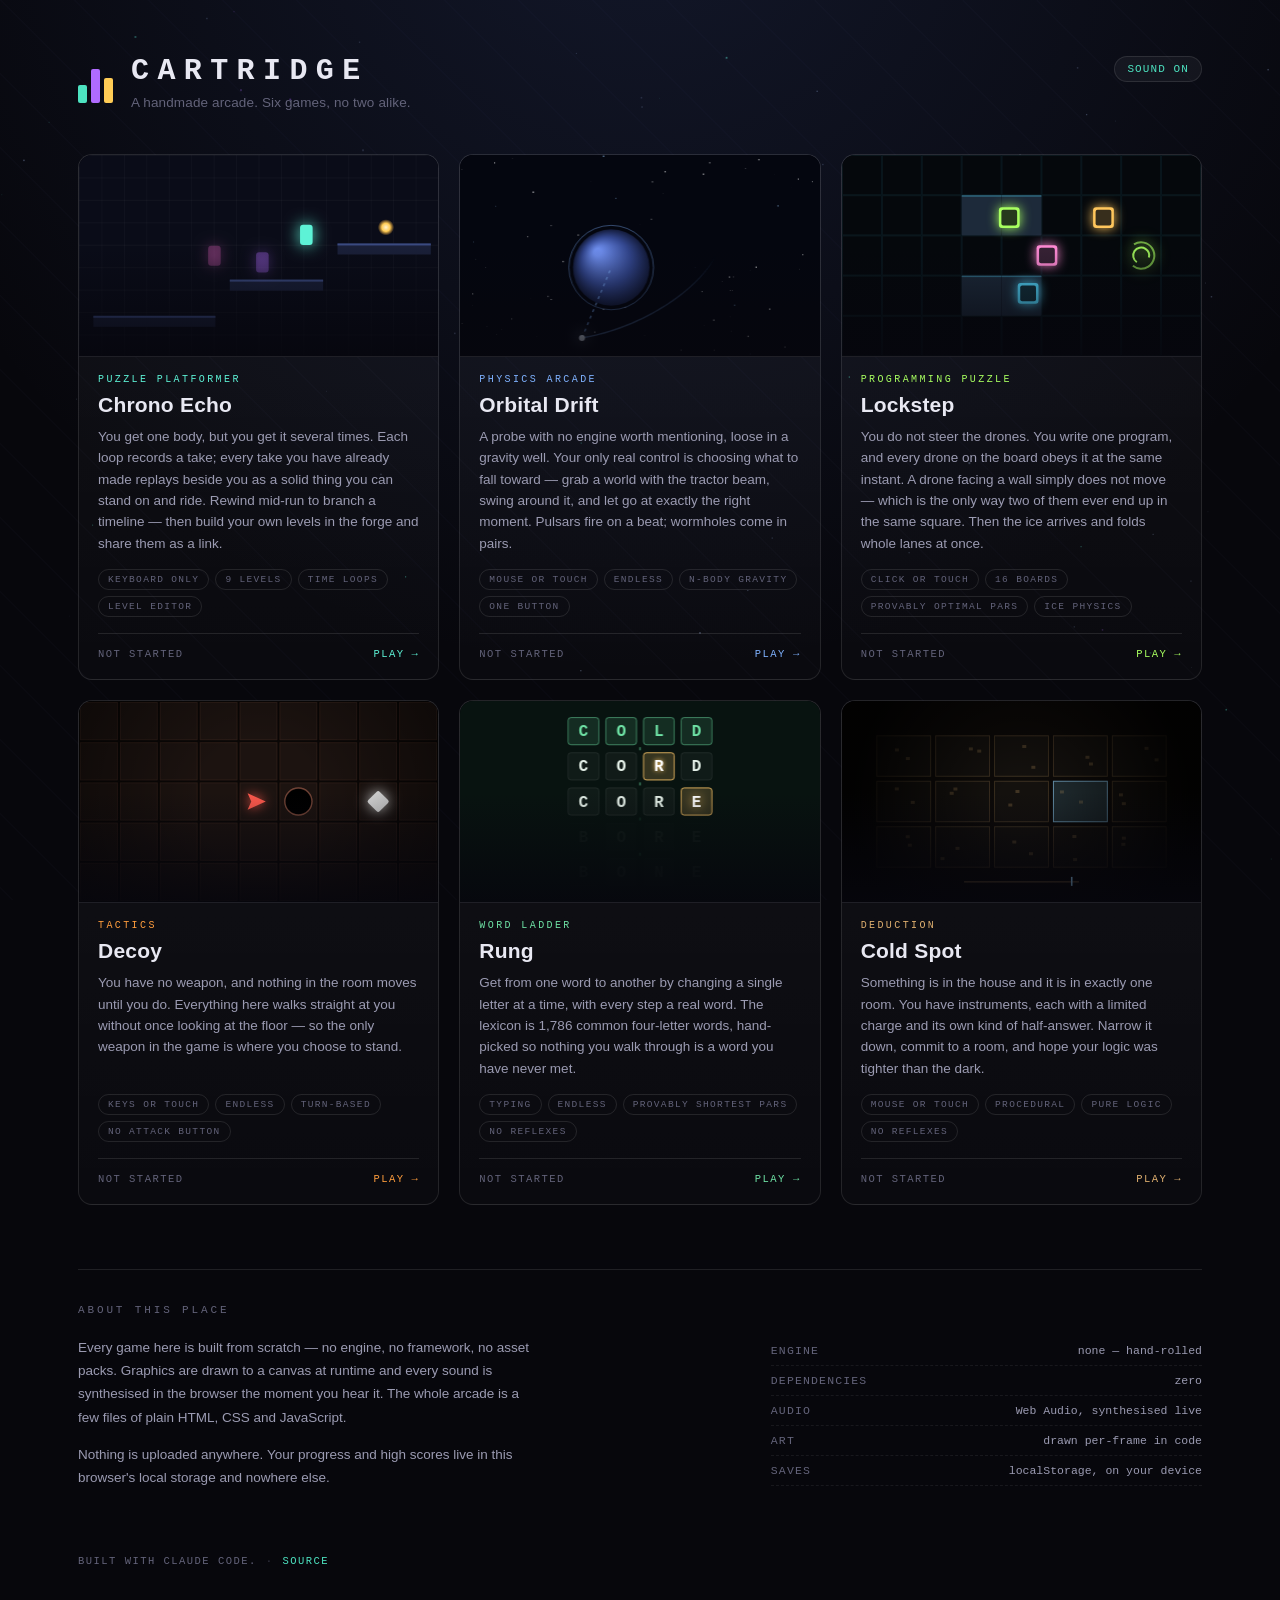
<file: index.html>
<!doctype html>
<html lang="en">
<head>
<meta charset="utf-8">
<meta name="viewport" content="width=device-width,initial-scale=1">
<title>Cartridge — a handmade arcade</title>
<meta name="description" content="A small arcade of handmade browser games. Six of them, no two alike.">
<meta property="og:title" content="Cartridge — a handmade arcade">
<meta property="og:description" content="Six handmade browser games. No two alike.">
<link rel="stylesheet" href="assets/arcade.css">
<link rel="stylesheet" href="assets/hub.css">
<link rel="icon" href="data:image/svg+xml,<svg xmlns='http://www.w3.org/2000/svg' viewBox='0 0 32 32'><text y='26' font-size='26'>🕹</text></svg>">
</head>
<body>

<canvas id="bg" aria-hidden="true"></canvas>

<div id="wrap">

  <header id="masthead">
    <div class="brand">
      <div class="logo" aria-hidden="true">
        <span></span><span></span><span></span>
      </div>
      <div>
        <h1>CARTRIDGE</h1>
        <p class="tagline">A handmade arcade. Six games, no two alike.</p>
      </div>
    </div>
    <button class="pill" id="muteBtn">sound on</button>
  </header>

  <main>
    <section id="shelf" aria-label="Games"></section>

    <section id="colophon">
      <h2>About this place</h2>
      <div class="colophon-grid">
        <div>
          <p>Every game here is built from scratch — no engine, no framework, no
             asset packs. Graphics are drawn to a canvas at runtime and every
             sound is synthesised in the browser the moment you hear it. The
             whole arcade is a few files of plain HTML, CSS and JavaScript.</p>
          <p>Nothing is uploaded anywhere. Your progress and high scores live in
             this browser's local storage and nowhere else.</p>
        </div>
        <dl class="facts">
          <div><dt>Engine</dt><dd>none — hand-rolled</dd></div>
          <div><dt>Dependencies</dt><dd>zero</dd></div>
          <div><dt>Audio</dt><dd>Web Audio, synthesised live</dd></div>
          <div><dt>Art</dt><dd>drawn per-frame in code</dd></div>
          <div><dt>Saves</dt><dd>localStorage, on your device</dd></div>
        </dl>
      </div>
    </section>
  </main>

  <footer>
    <span>Built with Claude Code.</span>
    <span class="dot">·</span>
    <a href="https://github.com/patrickdx/cartridge">source</a>
  </footer>
</div>

<script src="assets/arcade.js"></script>
<script src="assets/hub.js"></script>
</body>
</html>
</file>
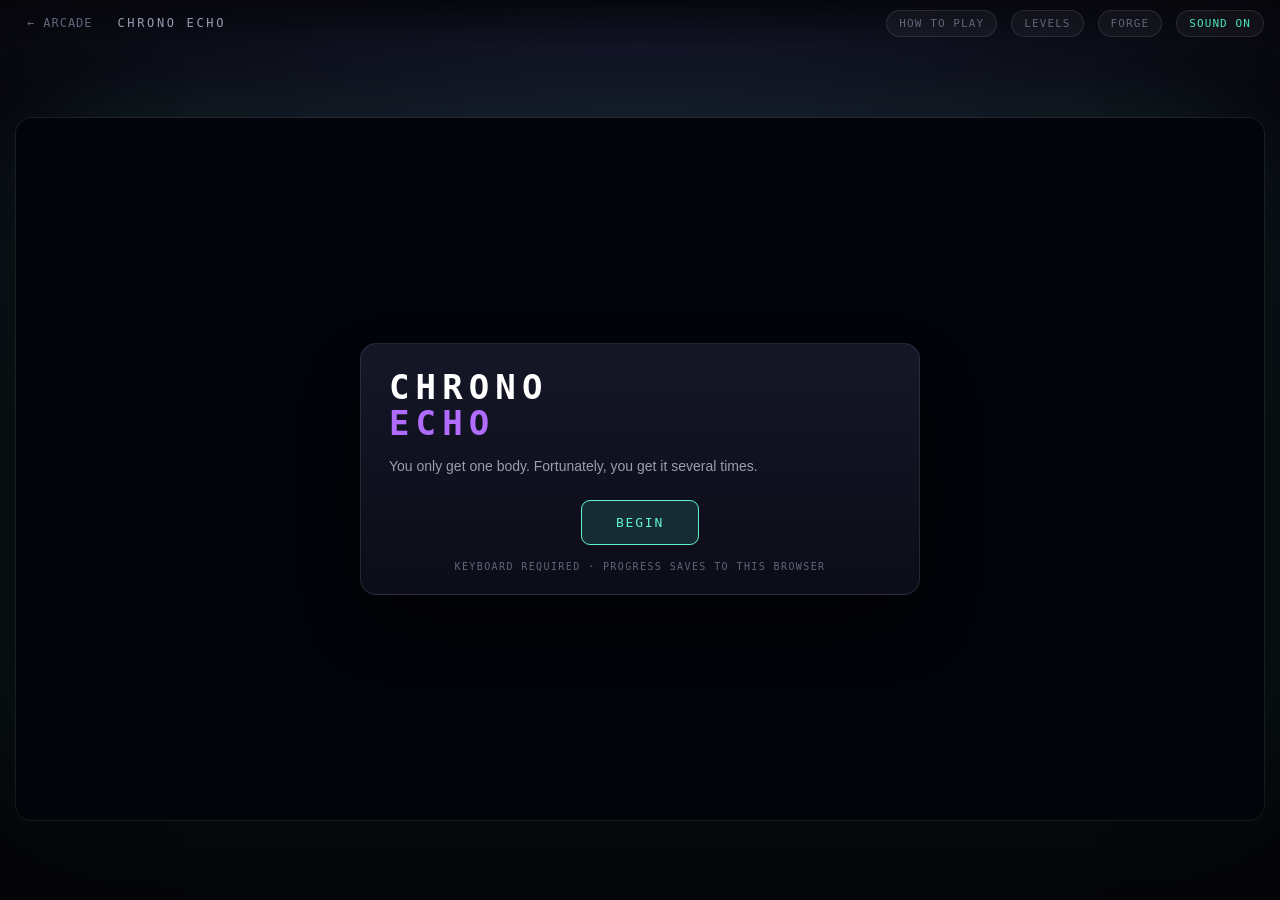
<file: games/chrono-echo/index.html>
<!doctype html>
<html lang="en">
<head>
<meta charset="utf-8">
<meta name="viewport" content="width=device-width,initial-scale=1">
<title>Chrono Echo — Cartridge</title>
<meta name="description" content="A time-loop puzzle platformer. Your past runs become solid bodies you can stand on.">
<link rel="stylesheet" href="../../assets/arcade.css">
<link rel="stylesheet" href="style.css">
<link rel="icon" href="data:image/svg+xml,<svg xmlns='http://www.w3.org/2000/svg' viewBox='0 0 32 32'><text y='26' font-size='26'>⏱</text></svg>">
</head>
<body>

<header class="chrome">
  <a class="back" href="../../index.html">&larr; arcade</a>
  <span class="title">Chrono Echo</span>
  <span class="spacer"></span>
  <button class="pill" id="helpBtn">how to play</button>
  <button class="pill" id="levelsBtn">levels</button>
  <button class="pill" id="forgeBtn">forge</button>
  <button class="pill" id="muteBtn">sound on</button>
</header>

<main id="stage">
  <div id="frame">
    <canvas id="game" width="960" height="540" aria-label="Chrono Echo game board"></canvas>

    <!-- ---------- in-game HUD ---------- -->
    <div id="hud">
      <div class="hud-row hud-top">
        <div class="hud-left">
          <div class="lvl-no" id="hudLvlNo">01</div>
          <div class="lvl-meta">
            <div class="lvl-name" id="hudLvlName">First Light</div>
            <div class="lvl-hint" id="hudLvlHint">Reach the gate.</div>
          </div>
        </div>
        <div class="hud-right">
          <div class="orbs" id="hudOrbs"></div>
        </div>
      </div>

      <div class="hud-row hud-bottom">
        <div id="timeline">
          <div class="tl-tracks" id="tlTracks"></div>
          <div class="tl-playhead" id="tlPlayhead"></div>
          <div class="tl-labels">
            <span id="tlTakeLabel">TAKE 1</span>
            <span class="spacer"></span>
            <span id="tlClock">14.0</span>
          </div>
        </div>
      </div>
    </div>

    <!-- ---------- toast ---------- -->
    <div id="toast"></div>

    <!-- ---------- overlays ---------- -->
    <div class="overlay" id="ovLevels" hidden>
      <div class="panel wide">
        <h2>Select a fracture</h2>
        <div class="lvl-grid" id="lvlGrid"></div>
        <div class="panel-foot">
          <button class="btn ghost" id="closeLevels">back to game</button>
          <button class="btn" id="openForge">build your own &rarr;</button>
          <span class="spacer"></span>
          <button class="btn ghost danger" id="wipeBtn">erase progress</button>
        </div>
      </div>
    </div>

    <div class="overlay" id="ovHelp" hidden>
      <div class="panel wide">
        <h2>Chrono Echo</h2>
        <p class="lede">Every loop, you record a take. Every take you already made replays
           beside you as a <em>solid body</em>. Stand on your own history. Make it hold doors
           open. Get four things done at once with one pair of hands.</p>
        <div class="help-cols">
          <div>
            <h3>Controls</h3>
            <dl class="keys">
              <dt><kbd>A</kbd> <kbd>D</kbd> / <kbd>&larr;</kbd> <kbd>&rarr;</kbd></dt><dd>move</dd>
              <dt><kbd>W</kbd> / <kbd>&uarr;</kbd> / <kbd>Space</kbd></dt><dd>jump (tap for a short hop)</dd>
              <dt><kbd>S</kbd> / <kbd>&darr;</kbd></dt><dd>drop through thin platforms</dd>
              <dt><kbd>Q</kbd> <span class="hold">hold</span></dt><dd><b>rewind</b> the current take and branch from there</dd>
              <dt><kbd>Enter</kbd></dt><dd>cut the take short, start the next loop</dd>
              <dt><kbd>Backspace</kbd></dt><dd>delete your last echo</dd>
              <dt><kbd>R</kbd></dt><dd>restart the level</dd>
              <dt><kbd>M</kbd></dt><dd>mute</dd>
            </dl>
          </div>
          <div>
            <h3>Rules of the loop</h3>
            <ul class="bullets">
              <li>Echoes replay <em>exactly</em> what you did. They are solid — you can stand on them, ride them and be blocked by them. Every take begins where the last one did, so you always start the loop standing inside your own history.</li>
              <li>Collected <span class="tok orb">orbs</span> stay collected for the whole attempt, across every take.</li>
              <li><span class="tok plate">Plates</span> stay down while anything — you or an echo — rests on them.</li>
              <li>Dying only ends the current take. Your echo dies at that moment too, and the loop rolls on.</li>
              <li>Run out of takes and the timeline collapses. Start over.</li>
              <li>Done with the nine? Open the <b>forge</b> and build your own — the whole
                  level packs into a link you can send to anyone.</li>
            </ul>
          </div>
        </div>
        <div class="panel-foot">
          <button class="btn" id="closeHelp">got it</button>
        </div>
      </div>
    </div>

    <div class="overlay" id="ovResult" hidden>
      <div class="panel">
        <div class="result-kicker" id="resKicker">Loop closed</div>
        <h2 id="resTitle">First Light</h2>
        <div class="stat-row" id="resStats"></div>
        <p class="result-note" id="resNote"></p>
        <div class="panel-foot">
          <button class="btn ghost" id="resRetry">replay</button>
          <button class="btn" id="resNext">next fracture</button>
        </div>
      </div>
    </div>

    <div class="overlay" id="ovFail" hidden>
      <div class="panel">
        <div class="result-kicker bad">Timeline collapsed</div>
        <h2>Out of takes</h2>
        <p class="result-note">You ran the loop as many times as this fracture allows.
           Everything resets — but you know more than you did.</p>
        <div class="panel-foot">
          <button class="btn ghost" id="failLevels">pick another</button>
          <button class="btn" id="failRetry">run it again</button>
        </div>
      </div>
    </div>

    <div class="overlay solid" id="ovStart">
      <div class="panel">
        <div class="bigtitle">CHRONO<span>ECHO</span></div>
        <p class="lede">You only get one body. Fortunately, you get it several times.</p>
        <div class="panel-foot center">
          <button class="btn big" id="startBtn">begin</button>
        </div>
        <p class="tiny">Keyboard required · progress saves to this browser</p>
      </div>
    </div>
  </div>
</main>

<script src="../../assets/arcade.js"></script>
<script src="game.js"></script>
<script src="forge.js"></script>
</body>
</html>
</file>
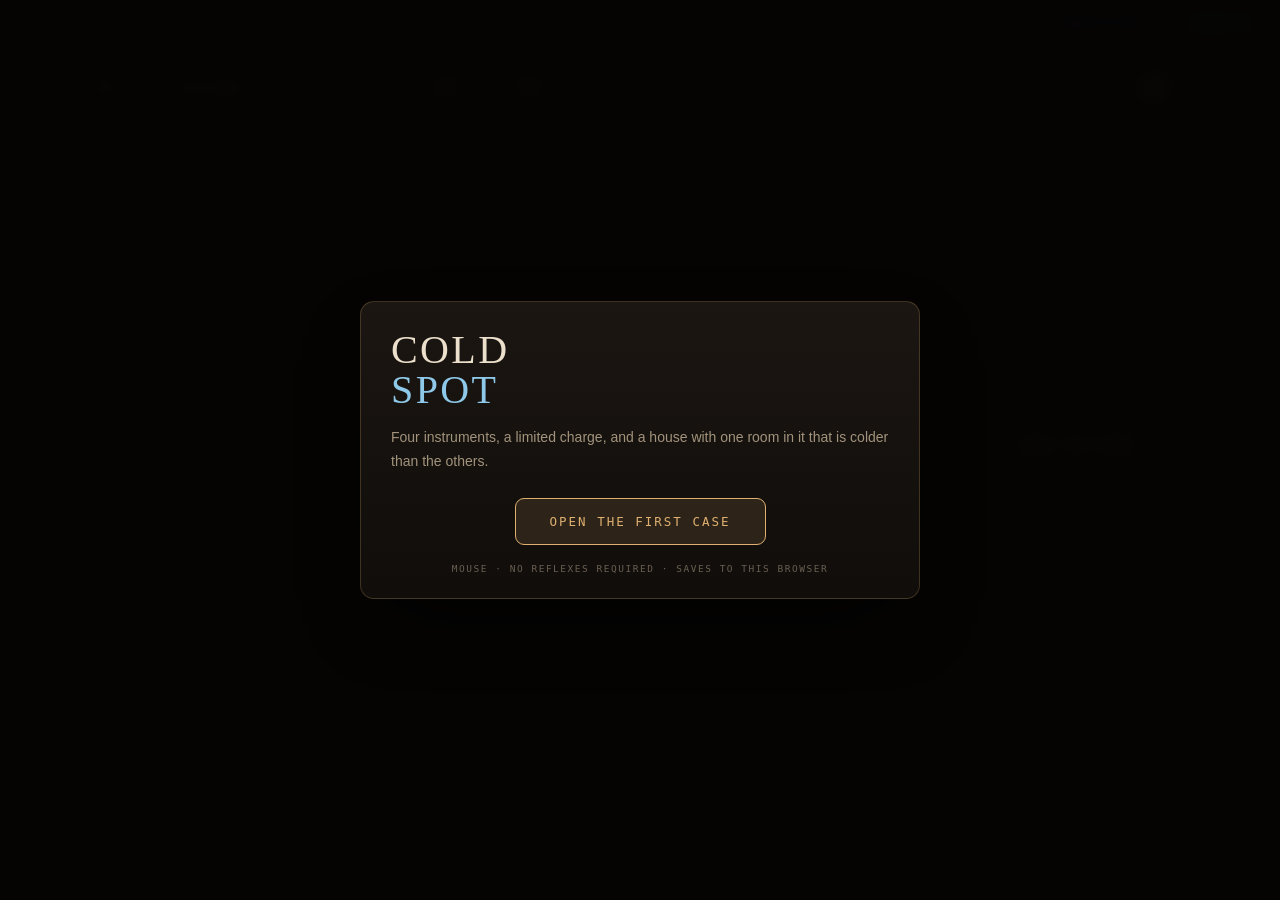
<file: games/cold-spot/index.html>
<!doctype html>
<html lang="en">
<head>
<meta charset="utf-8">
<meta name="viewport" content="width=device-width,initial-scale=1">
<title>Cold Spot — Cartridge</title>
<meta name="description" content="Something is in the house, in exactly one room. Four instruments. Deduce it.">
<link rel="stylesheet" href="../../assets/arcade.css">
<link rel="stylesheet" href="style.css">
<link rel="icon" href="data:image/svg+xml,<svg xmlns='http://www.w3.org/2000/svg' viewBox='0 0 32 32'><text y='26' font-size='26'>🕯</text></svg>">
</head>
<body>

<canvas id="mood" aria-hidden="true"></canvas>

<header class="chrome">
  <a class="back" href="../../index.html">&larr; arcade</a>
  <span class="title">Cold Spot</span>
  <span class="spacer"></span>
  <button class="pill" id="helpBtn">how to play</button>
  <button class="pill" id="muteBtn">sound on</button>
</header>

<main id="stage">

  <!-- ---------- status strip ---------- -->
  <div id="status">
    <div class="s-item"><span class="k">case</span><span class="v" id="sCase">1</span></div>
    <div class="s-item"><span class="k">house</span><span class="v small" id="sHouse">Ashcombe</span></div>
    <div class="s-sep"></div>
    <div class="s-item charges"><span class="k">charges</span><span class="v" id="sCharges"></span></div>
    <div class="s-sep"></div>
    <div class="s-item"><span class="k">score</span><span class="v" id="sScore">0</span></div>
    <div class="s-item"><span class="k">streak</span><span class="v" id="sStreak">0</span></div>
    <div class="spacer"></div>
    <label class="toggle" title="Dim rooms your readings have already ruled out. Halves the score for the case.">
      <input type="checkbox" id="assistToggle">
      <span>assist</span>
    </label>
  </div>

  <div id="board">

    <!-- ---------- the house ---------- -->
    <section id="housePane">
      <div id="houseWrap">
        <div id="colHeads" class="heads"></div>
        <div id="rowHeads" class="heads"></div>
        <div id="grid"></div>
      </div>
      <p id="prompt">Choose an instrument, then a room.</p>
    </section>

    <!-- ---------- instruments + notes ---------- -->
    <aside id="side">
      <section class="panel-block">
        <h2>Instruments</h2>
        <div id="tools"></div>
      </section>

      <section class="panel-block grow">
        <h2>Field notes</h2>
        <ol id="log"><li class="empty">Nothing recorded yet.</li></ol>
      </section>

      <button class="commit" id="commitBtn">Name the room</button>
    </aside>
  </div>
</main>

<!-- ---------- attribute question popover ---------- -->
<div id="seancePop" hidden>
  <div class="pop-inner">
    <h3>Ask one question</h3>
    <p>The room it haunts &mdash; does it have&hellip;</p>
    <div id="seanceOpts"></div>
    <button class="ghost-btn" id="seanceCancel">never mind</button>
  </div>
</div>

<!-- ---------- overlays ---------- -->
<div class="overlay" id="ovHelp" hidden>
  <div class="panel wide">
    <h2>Cold Spot</h2>
    <p class="lede">Something is in the house. It is in <em>exactly one room</em>.
       You cannot see it, and you have a limited number of charges to spend on
       instruments that will each tell you a partial truth. Every reading is
       honest. None of them is enough on its own.</p>
    <div class="help-cols">
      <div>
        <h3>The instruments</h3>
        <dl class="tool-help" id="toolHelp"></dl>
      </div>
      <div>
        <h3>House rules</h3>
        <ul class="bullets">
          <li>Pick an instrument, then click the room (or corridor) to read.</li>
          <li><b>Right-click a room</b> &mdash; or press and hold it on a touchscreen &mdash; to mark it yourself: ruled out, then suspect, then clear.</li>
          <li>Charges are the whole budget. Ending a case with charges left is worth points.</li>
          <li>Turn on <b>assist</b> and the house dims every room your own readings
              have already eliminated. It halves the score for that case.</li>
          <li>From the sixth case on, <b>it moves</b> &mdash; one room, orthogonally,
              after every second reading. Old readings still describe where it
              <em>was</em>. Reason forward.</li>
          <li>Name the wrong room and the case is lost and the streak with it.</li>
        </ul>
      </div>
    </div>
    <div class="panel-foot"><button class="btn" id="closeHelp">begin</button></div>
  </div>
</div>

<div class="overlay" id="ovResult" hidden>
  <div class="panel">
    <div class="kicker" id="resKicker">Case closed</div>
    <h2 id="resTitle"></h2>
    <p class="note" id="resNote"></p>
    <div class="stat-row" id="resStats"></div>
    <div class="panel-foot">
      <button class="btn" id="nextBtn">next case</button>
    </div>
  </div>
</div>

<div class="overlay solid" id="ovStart">
  <div class="panel">
    <div class="bigtitle">COLD<span>SPOT</span></div>
    <p class="lede">Four instruments, a limited charge, and a house with one
       room in it that is colder than the others.</p>
    <div class="panel-foot center">
      <button class="btn big" id="startBtn">open the first case</button>
    </div>
    <p class="tiny">Mouse &middot; no reflexes required &middot; saves to this browser</p>
  </div>
</div>

<script src="../../assets/arcade.js"></script>
<script src="game.js"></script>
</body>
</html>
</file>
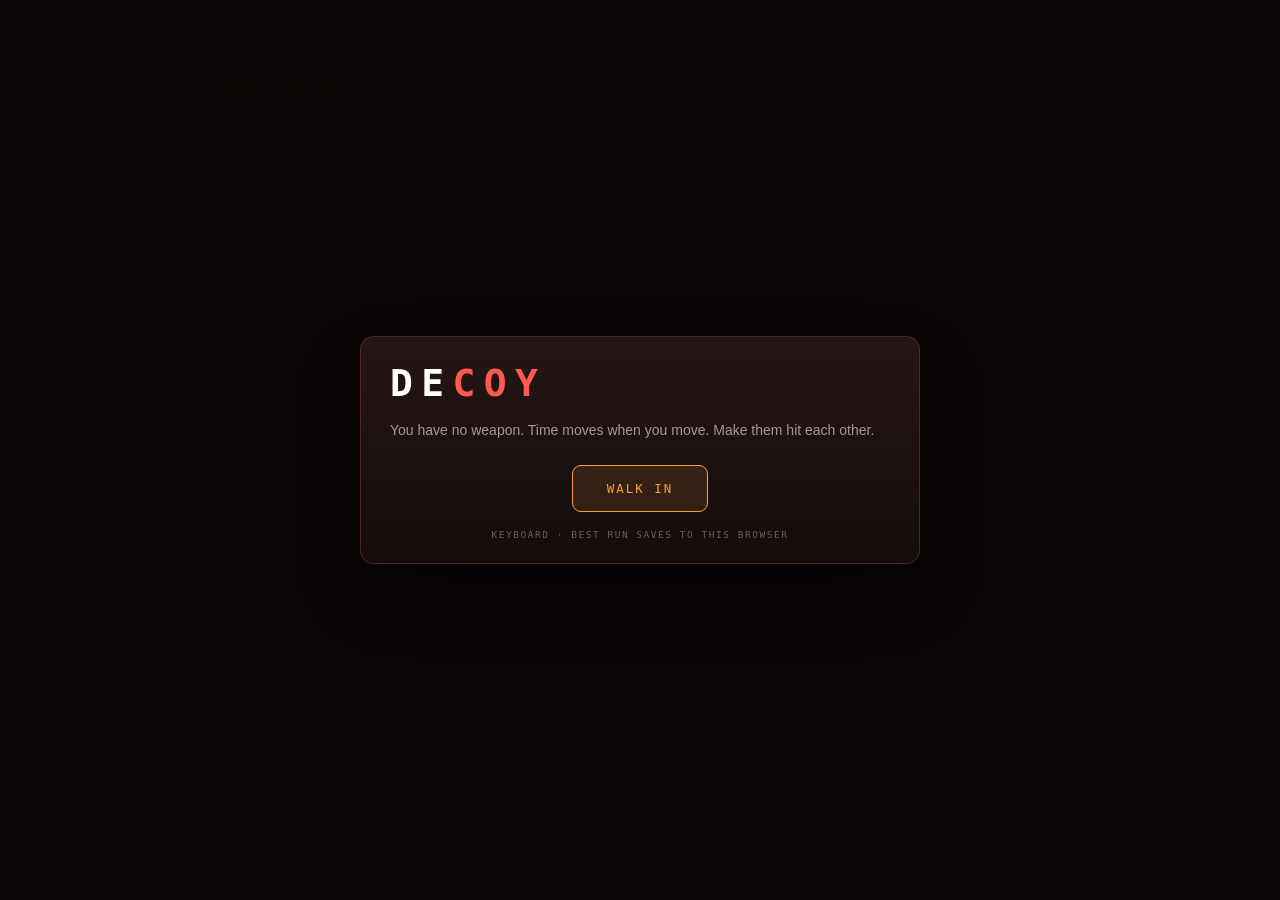
<file: games/decoy/index.html>
<!doctype html>
<html lang="en">
<head>
<meta charset="utf-8">
<meta name="viewport" content="width=device-width,initial-scale=1">
<title>Decoy — Cartridge</title>
<meta name="description" content="You have no weapon. Time moves when you move. Make them hit each other.">
<link rel="stylesheet" href="../../assets/arcade.css">
<link rel="stylesheet" href="style.css">
<link rel="icon" href="data:image/svg+xml,<svg xmlns='http://www.w3.org/2000/svg' viewBox='0 0 32 32'><text y='26' font-size='26'>🎯</text></svg>">
</head>
<body>

<header class="chrome">
  <a class="back" href="../../index.html">&larr; arcade</a>
  <span class="title">Decoy</span>
  <span class="spacer"></span>
  <button class="pill" id="helpBtn">how to play</button>
  <button class="pill" id="muteBtn">sound on</button>
</header>

<main id="stage">
  <div id="arena">
    <div class="hud-top">
      <div class="hud-l">
        <div class="readout"><span class="k">room</span><span class="v" id="hRoom">1</span></div>
        <div class="readout"><span class="k">score</span><span class="v" id="hScore">0</span></div>
      </div>
      <div class="hud-r">
        <div class="hearts" id="hHearts"></div>
        <div class="readout small"><span class="k">turn</span><span class="v" id="hTurn">0</span></div>
      </div>
    </div>

    <div id="frame">
      <canvas id="game" width="660" height="540" aria-label="Decoy arena"></canvas>
      <div id="toast"></div>
    </div>

    <div class="hud-bot">
      <div class="legend" id="legend"></div>
      <div class="hint" id="hint">Arrow keys, WASD, or tap a neighbouring square. <kbd>Space</kbd> waits.</div>
    </div>
  </div>
</main>

<div class="overlay" id="ovHelp" hidden>
  <div class="panel wide">
    <h2>Decoy</h2>
    <p class="lede">You have no weapon. You cannot attack, block, or push. What you have is
       <em>their attention</em> — and the fact that nothing in this room moves until you do.</p>
    <div class="help-cols">
      <div>
        <h3>How a turn works</h3>
        <ul class="bullets">
          <li>Nothing happens until you act. Step with the arrow keys or WASD, tap a neighbouring square, or <kbd>Space</kbd> to wait. Tapping your own square waits too.</li>
          <li>Then everything else takes exactly one turn.</li>
          <li>Anything that is about to be dangerous is <b>drawn before it happens</b>. If a
              square is marked, do not be standing in it.</li>
          <li>Clear every enemy in the room to move on. You clear them by
              <b>standing where their fire has to cross something else</b>.</li>
          <li>One touch and you lose a life. You get three per run.</li>
        </ul>
      </div>
      <div>
        <h3>What is in the rooms</h3>
        <dl class="bestiary" id="bestiary"></dl>
      </div>
    </div>
    <div class="panel-foot"><button class="btn" id="closeHelp">understood</button></div>
  </div>
</div>

<div class="overlay" id="ovOver" hidden>
  <div class="panel">
    <div class="kicker bad">Caught</div>
    <h2 id="overTitle">Run over</h2>
    <div class="stat-row" id="overStats"></div>
    <p class="note" id="overNote"></p>
    <div class="panel-foot"><button class="btn" id="againBtn">again</button></div>
  </div>
</div>

<div class="overlay solid" id="ovStart">
  <div class="panel">
    <div class="bigtitle">DE<span>COY</span></div>
    <p class="lede">You have no weapon. Time moves when you move.
       Make them hit each other.</p>
    <div class="panel-foot center"><button class="btn big" id="startBtn">walk in</button></div>
    <p class="tiny">Keyboard &middot; best run saves to this browser</p>
  </div>
</div>

<script src="../../assets/arcade.js"></script>
<script src="game.js"></script>
</body>
</html>
</file>
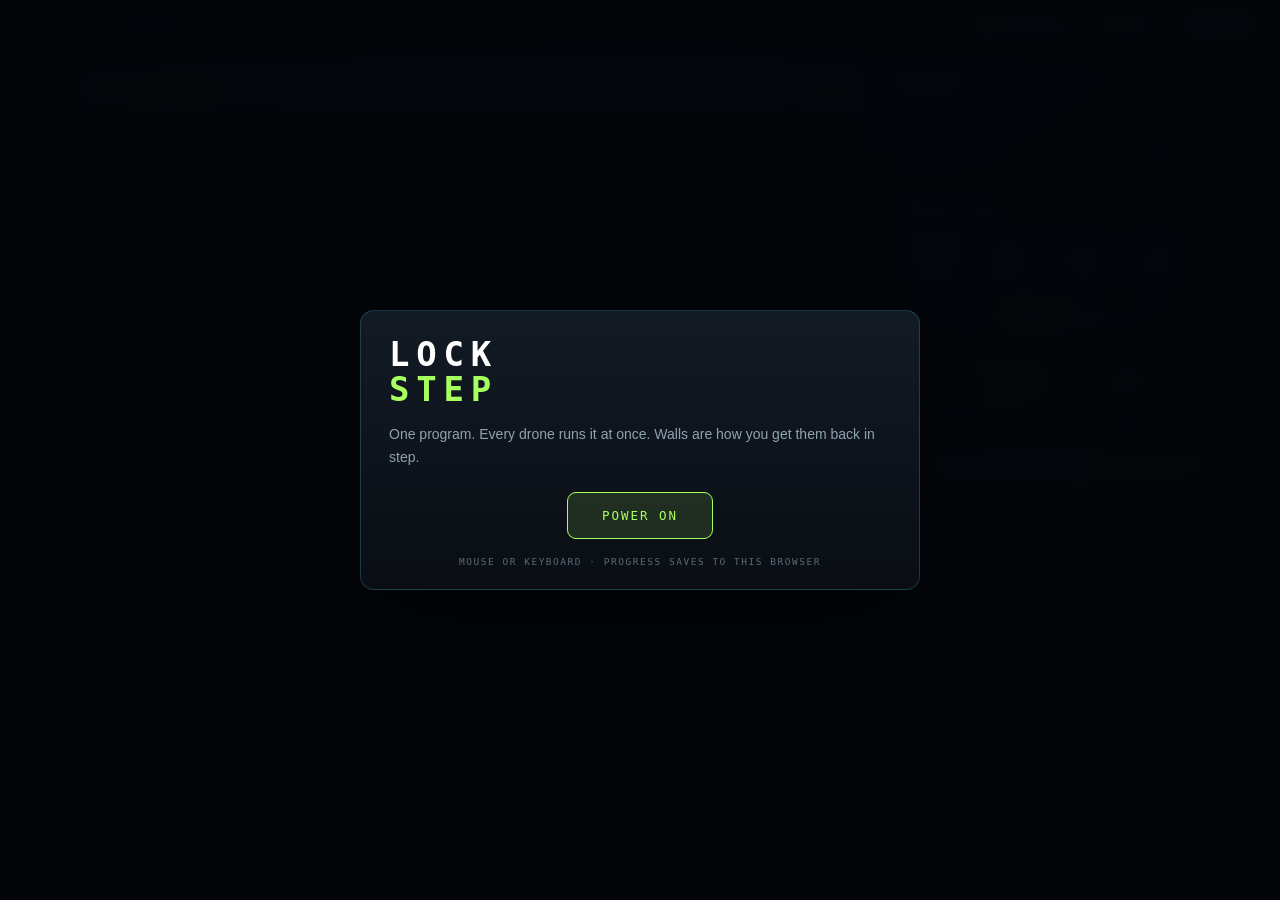
<file: games/lockstep/index.html>
<!doctype html>
<html lang="en">
<head>
<meta charset="utf-8">
<meta name="viewport" content="width=device-width,initial-scale=1">
<title>Lockstep — Cartridge</title>
<meta name="description" content="One program. Every drone runs it at once. Walls are how you get them back in step.">
<link rel="stylesheet" href="../../assets/arcade.css">
<link rel="stylesheet" href="style.css">
<link rel="icon" href="data:image/svg+xml,<svg xmlns='http://www.w3.org/2000/svg' viewBox='0 0 32 32'><text y='26' font-size='26'>⌘</text></svg>">
</head>
<body>

<header class="chrome">
  <a class="back" href="../../index.html">&larr; arcade</a>
  <span class="title">Lockstep</span>
  <span class="spacer"></span>
  <button class="pill" id="helpBtn">how to play</button>
  <button class="pill" id="levelsBtn">levels</button>
  <button class="pill" id="muteBtn">sound on</button>
</header>

<main id="stage">
  <div id="work">

    <!-- ---------- the board ---------- -->
    <section id="boardPane">
      <div class="board-head">
        <div class="bh-left">
          <span class="lv-no" id="lvNo">01</span>
          <span class="lv-name" id="lvName">Together</span>
        </div>
        <div class="bh-right">
          <span class="crystals" id="crystalTag"></span>
          <span class="status" id="runStatus">ready</span>
        </div>
      </div>
      <div id="canvasWrap">
        <canvas id="board" width="676" height="468" aria-label="Lockstep board"></canvas>
      </div>
      <p id="brief">Every drone obeys the same instruction at the same moment.</p>
    </section>

    <!-- ---------- the program ---------- -->
    <aside id="side">
      <section class="block">
        <h2>Program</h2>
        <div id="tape" role="list" aria-label="Program instructions"></div>
        <div class="tape-meta">
          <span id="tapeLen">0 / 12</span>
          <span class="spacer"></span>
          <span id="parTag">par —</span>
        </div>
      </section>

      <section class="block">
        <h2>Instructions</h2>
        <div id="palette"></div>
        <p class="pal-note">Arrow keys type. <kbd>Backspace</kbd> deletes.
           Blocked drones stay put — that is the whole trick.</p>
      </section>

      <div class="controls">
        <button class="ctl run" id="runBtn">run</button>
        <button class="ctl" id="stepBtn">step</button>
        <button class="ctl" id="resetBtn">reset</button>
        <button class="ctl ghost" id="clearBtn">clear</button>
      </div>
      <label class="speed">
        <span>speed</span>
        <input type="range" id="speed" min="1" max="10" value="6">
      </label>
    </aside>
  </div>
</main>

<!-- ---------- overlays ---------- -->
<div class="overlay" id="ovHelp" hidden>
  <div class="panel wide">
    <h2>Lockstep</h2>
    <p class="lede">You do not control the drones. You write <em>one program</em>, and
       every drone on the board executes it at the same time, one instruction per beat.
       Getting them all onto the pad is not a matter of steering — it is a matter of
       finding a sequence that happens to work from every starting square at once.</p>
    <div class="help-cols">
      <div>
        <h3>The rules</h3>
        <ul class="bullets">
          <li>One instruction per beat. <b>Every</b> drone obeys it.</li>
          <li>A drone facing a wall <b>does not move</b> — and the instruction is still spent.
              That is how two drones that were out of step end up in the same square.</li>
          <li>Drones pass through each other freely. They are not solid.</li>
          <li>Collect every <span class="tok crys">crystal</span> before the drones gather,
              if the level has any. Any drone may take any crystal.</li>
          <li>You win the moment <b>all</b> drones stand on the <span class="tok goal">pad</span>
              together, with nothing left to collect.</li>
        </ul>
      </div>
      <div>
        <h3>Why it works</h3>
        <p class="prose">Think of the board as a machine. Each instruction is a function that
           maps every square to another square — or back to itself, if a wall is in the way.
           Walls are the only thing that makes that map lose information, and losing
           information is exactly what you need: two drones can only end up in the same
           place if the map folded them together.</p>
        <p class="prose">So the puzzle is to find a sequence of moves that collapses every
           starting square onto one. Mathematicians call that a <b>synchronizing word</b>.
           You will find it by shoving everything into a corner.</p>
      </div>
    </div>
    <div class="panel-foot"><button class="btn" id="closeHelp">begin</button></div>
  </div>
</div>

<div class="overlay" id="ovLevels" hidden>
  <div class="panel wide">
    <h2>Boards</h2>
    <div class="lv-grid" id="lvGrid"></div>
    <div class="panel-foot">
      <button class="btn ghost" id="closeLevels">back</button>
      <span class="spacer"></span>
      <button class="btn ghost danger" id="wipeBtn">erase progress</button>
    </div>
  </div>
</div>

<div class="overlay" id="ovWin" hidden>
  <div class="panel">
    <div class="kicker">In lockstep</div>
    <h2 id="winTitle"></h2>
    <div class="stat-row" id="winStats"></div>
    <p class="note" id="winNote"></p>
    <div class="panel-foot">
      <button class="btn ghost" id="retryBtn">try shorter</button>
      <button class="btn" id="nextBtn">next board</button>
    </div>
  </div>
</div>

<div class="overlay solid" id="ovStart">
  <div class="panel">
    <div class="bigtitle">LOCK<span>STEP</span></div>
    <p class="lede">One program. Every drone runs it at once.
       Walls are how you get them back in step.</p>
    <div class="panel-foot center"><button class="btn big" id="startBtn">power on</button></div>
    <p class="tiny">Mouse or keyboard &middot; progress saves to this browser</p>
  </div>
</div>

<script src="../../assets/arcade.js"></script>
<script src="game.js"></script>
</body>
</html>
</file>
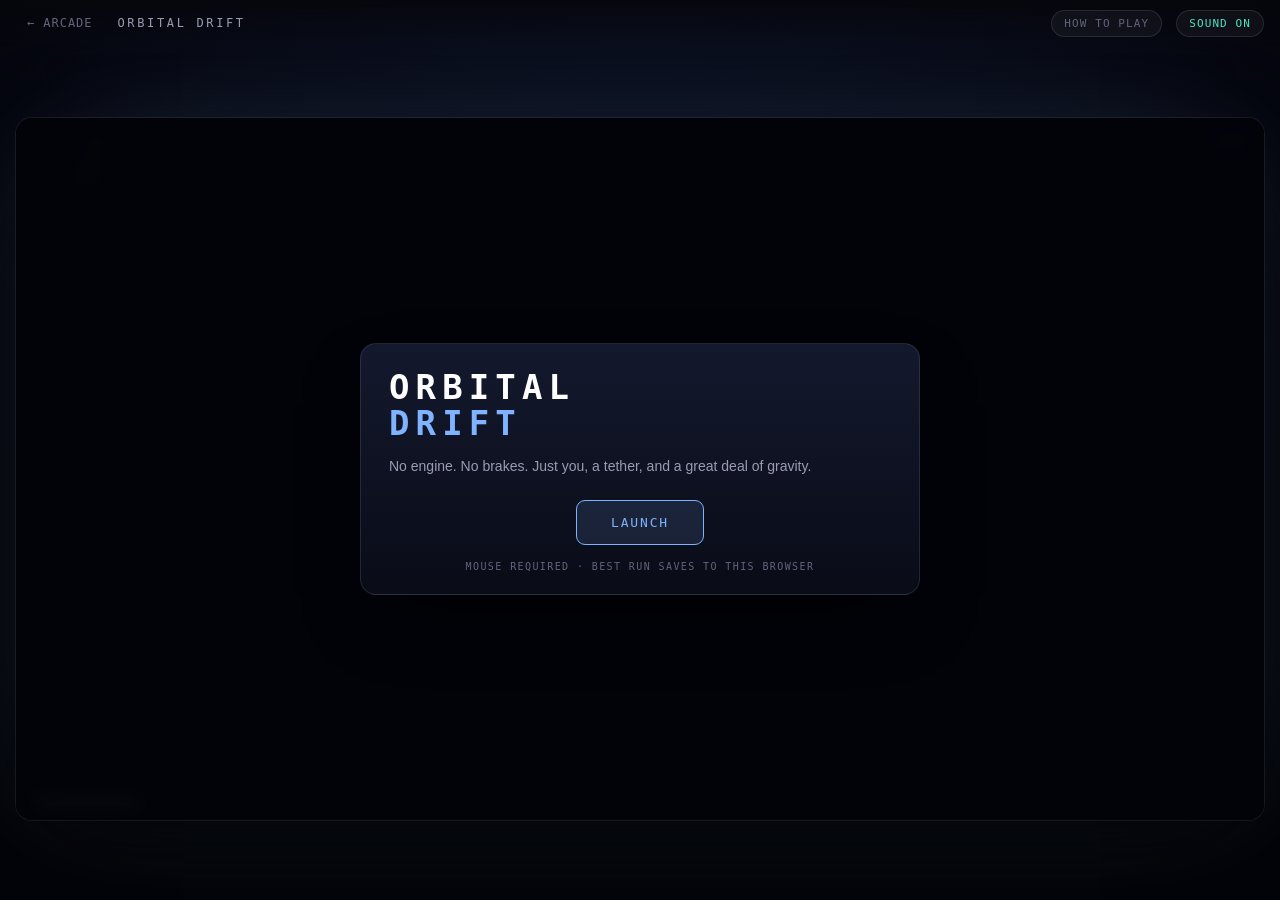
<file: games/orbital-drift/index.html>
<!doctype html>
<html lang="en">
<head>
<meta charset="utf-8">
<meta name="viewport" content="width=device-width,initial-scale=1">
<title>Orbital Drift — Cartridge</title>
<meta name="description" content="A probe with no engine, loose in a gravity well. Choose what to fall toward.">
<link rel="stylesheet" href="../../assets/arcade.css">
<link rel="stylesheet" href="style.css">
<link rel="icon" href="data:image/svg+xml,<svg xmlns='http://www.w3.org/2000/svg' viewBox='0 0 32 32'><text y='26' font-size='26'>🛰</text></svg>">
</head>
<body>

<header class="chrome">
  <a class="back" href="../../index.html">&larr; arcade</a>
  <span class="title">Orbital Drift</span>
  <span class="spacer"></span>
  <button class="pill" id="helpBtn">how to play</button>
  <button class="pill" id="muteBtn">sound on</button>
</header>

<main id="stage">
  <div id="frame">
    <canvas id="game" width="960" height="540" aria-label="Orbital Drift"></canvas>

    <div id="hud">
      <div class="hud-top">
        <div class="stack">
          <div class="readout"><span class="k">sector</span><span class="v" id="hSector">1</span></div>
          <div class="readout"><span class="k">score</span><span class="v" id="hScore">0</span></div>
        </div>
        <div class="stack right">
          <div class="mult" id="hMult">&times;1.0</div>
          <div class="hulls" id="hHulls"></div>
        </div>
      </div>

      <div class="hud-bottom">
        <div class="gauge">
          <div class="gauge-label">fuel</div>
          <div class="bar"><i id="hFuel" style="width:100%"></i></div>
        </div>
        <div class="gauge wide">
          <div class="gauge-label">velocity</div>
          <div class="bar spd"><i id="hSpd" style="width:0%"></i></div>
          <div class="spdnum" id="hSpdNum">0</div>
        </div>
      </div>
    </div>

    <div id="banner"></div>
    <button id="burnBtn" aria-label="burn toward cursor">burn</button>

    <div class="overlay" id="ovHelp" hidden>
      <div class="panel wide">
        <h2>Orbital Drift</h2>
        <p class="lede">Your probe has no meaningful engine. Gravity is doing all the work,
           all the time. The only real decision you get is <em>what to fall toward</em>.</p>
        <div class="help-cols">
          <div>
            <h3>Controls</h3>
            <dl class="keys">
              <dt>Hold <b>left mouse</b></dt>
              <dd>Tether the world nearest your cursor. Its pull on you multiplies while the
                  beam is live. Let go and you keep everything you gained.</dd>
              <dt><b>Right mouse</b> / <kbd>Space</kbd></dt>
              <dd>Burn toward the cursor. Costs fuel. This is a rescue, not a steering wheel.
                  On a touchscreen there is a <b>burn</b> button in the corner instead.</dd>
              <dt><kbd>R</kbd></dt><dd>Scuttle the probe and restart the sector</dd>
              <dt><kbd>M</kbd></dt><dd>Mute</dd>
            </dl>
          </div>
          <div>
            <h3>How to fly</h3>
            <ul class="bullets">
              <li>The dotted line is where you are actually going, tether included. Trust it.</li>
              <li>Tether on the way <em>in</em> to a world and release at the closest point —
                  that is a slingshot, and it is the fastest thing in the game.</li>
              <li>Tether on the way <em>out</em> to bleed off speed you cannot survive.</li>
              <li>Shaving a world at speed builds your <b>multiplier</b>. It decays if you play safe.</li>
              <li><b>Beacons</b> have no gravity of their own but pull hard when tethered.
                  <b>Black holes</b> cannot be tethered at all. Stay out of their light.</li>
              <li><b>Pulsars</b> fire a ring outward on a fixed beat. Being in the wrong
                  place when the front arrives is a disaster; being in the right one is the
                  cheapest speed in the game. The dotted line knows when it is coming.</li>
              <li><b>Wormholes</b> come in pairs. Fall into one and you come out of the
                  other with every bit of your velocity intact.</li>
              <li>Reach the <b>gate</b> to fold into the next sector. Hitting anything above
                  120 m/s ends the hull.</li>
            </ul>
          </div>
        </div>
        <div class="panel-foot"><button class="btn" id="closeHelp">understood</button></div>
      </div>
    </div>

    <div class="overlay" id="ovOver" hidden>
      <div class="panel">
        <div class="kicker bad">Signal lost</div>
        <h2 id="overTitle">Run ended</h2>
        <div class="stat-row" id="overStats"></div>
        <p class="note" id="overNote"></p>
        <div class="panel-foot"><button class="btn" id="againBtn">launch again</button></div>
      </div>
    </div>

    <div class="overlay solid" id="ovStart">
      <div class="panel">
        <div class="bigtitle">ORBITAL<span>DRIFT</span></div>
        <p class="lede">No engine. No brakes. Just you, a tether, and a great deal of gravity.</p>
        <div class="panel-foot center"><button class="btn big" id="startBtn">launch</button></div>
        <p class="tiny">Mouse required &middot; best run saves to this browser</p>
      </div>
    </div>
  </div>
</main>

<script src="../../assets/arcade.js"></script>
<script src="game.js"></script>
</body>
</html>
</file>
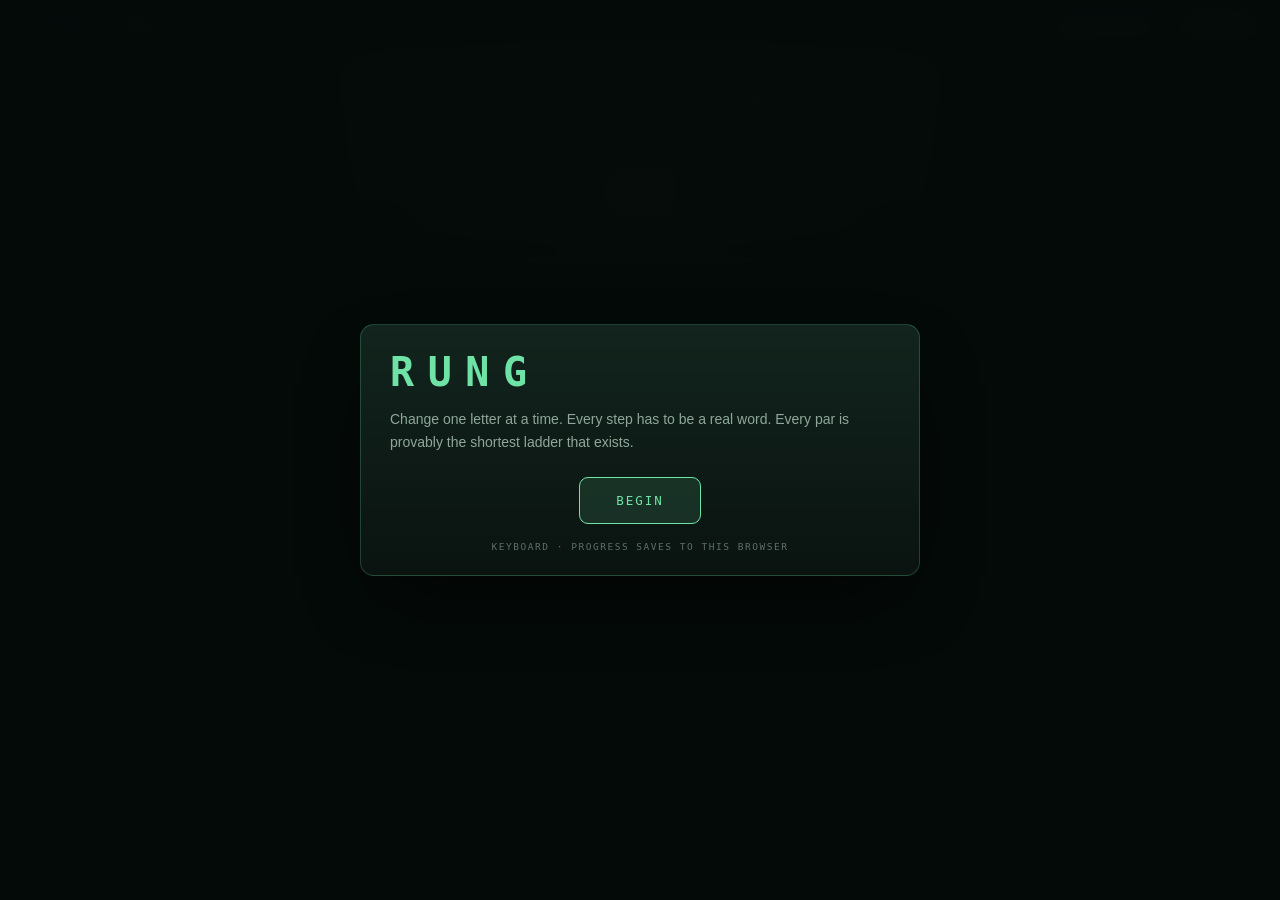
<file: games/rung/index.html>
<!doctype html>
<html lang="en">
<head>
<meta charset="utf-8">
<meta name="viewport" content="width=device-width,initial-scale=1">
<title>Rung — Cartridge</title>
<meta name="description" content="Change one letter at a time. Every step has to be a real word. Every par is provably the shortest.">
<link rel="stylesheet" href="../../assets/arcade.css">
<link rel="stylesheet" href="style.css">
<link rel="icon" href="data:image/svg+xml,<svg xmlns='http://www.w3.org/2000/svg' viewBox='0 0 32 32'><text y='26' font-size='26'>🪜</text></svg>">
</head>
<body>

<header class="chrome">
  <a class="back" href="../../index.html">&larr; arcade</a>
  <span class="title">Rung</span>
  <span class="spacer"></span>
  <button class="pill" id="helpBtn">how to play</button>
  <button class="pill" id="muteBtn">sound on</button>
</header>

<main id="stage">
  <div id="sheet">

    <div class="head">
      <div class="h-l">
        <span class="rn" id="hNo">01</span>
        <span class="hint" id="hHint">Change one letter at a time.</span>
      </div>
      <div class="h-r">
        <div class="stat"><span class="k">par</span><span class="v" id="hPar">—</span></div>
        <div class="stat"><span class="k">used</span><span class="v" id="hUsed">0</span></div>
        <div class="stat"><span class="k">solved</span><span class="v" id="hSolved">0</span></div>
        <div class="stat"><span class="k">streak</span><span class="v" id="hStreak">0</span></div>
      </div>
    </div>

    <div id="rusted" hidden>
      <span class="r-label">rusted &mdash; these rungs will not hold</span>
      <span id="rustedList"></span>
    </div>

    <div id="ladder" aria-live="polite"></div>

    <form id="entry" autocomplete="off">
      <input id="word" maxlength="4" spellcheck="false" autocapitalize="off"
             aria-label="next word" placeholder="&middot;&middot;&middot;&middot;">
      <button class="go" type="submit">step</button>
      <button class="go ghost" type="button" id="undoBtn">undo</button>
      <button class="go ghost" type="button" id="giveBtn">show me</button>
    </form>
    <p id="say">&nbsp;</p>
  </div>
</main>

<div class="overlay" id="ovHelp" hidden>
  <div class="panel wide">
    <h2>Rung</h2>
    <p class="lede">Get from the top word to the bottom one by <em>changing a single letter
       at a time</em>. Every rung you stand on has to be a real word — no leaping, no
       rearranging, one letter per step.</p>
    <div class="help-cols">
      <div>
        <h3>Playing</h3>
        <ul class="bullets">
          <li>Type a four-letter word and press <kbd>Enter</kbd>. It must differ from the
              rung below it in <b>exactly one position</b>.</li>
          <li><kbd>Backspace</kbd> on an empty box takes back your last rung.</li>
          <li>Later ladders have <b>rusted</b> words that will not take your weight. They are
              listed above the ladder, and the par already accounts for them.</li>
          <li>Solve it in par to keep your streak. Going long is still a solve.</li>
        </ul>
      </div>
      <div>
        <h3>About the par</h3>
        <p class="prose">The lexicon is <b>1,786 common four-letter words</b>, hand-picked so
           that nothing you are asked to walk through is a word you have never met. Two
           words are neighbours when they differ in one place, which turns the whole
           lexicon into a graph — 93% of it forms a single connected mass with, on average,
           seven neighbours per word.</p>
        <p class="prose">Par is a breadth-first search across that graph, so it is not an
           estimate or a guess at a good route: it is <b>provably the shortest ladder that
           exists</b>. If you match it, nobody can do better. If you beat it, something is
           wrong with my arithmetic.</p>
      </div>
    </div>
    <div class="panel-foot"><button class="btn" id="closeHelp">start climbing</button></div>
  </div>
</div>

<div class="overlay" id="ovWin" hidden>
  <div class="panel">
    <div class="kicker" id="winKick">Solved</div>
    <h2 id="winTitle"></h2>
    <div id="winLadder" class="mini-ladder"></div>
    <p class="note" id="winNote"></p>
    <div class="panel-foot">
      <button class="btn ghost" id="retryBtn">try again</button>
      <button class="btn" id="nextBtn">next ladder</button>
    </div>
  </div>
</div>

<div class="overlay solid" id="ovStart">
  <div class="panel">
    <div class="bigtitle">RUNG</div>
    <p class="lede">Change one letter at a time. Every step has to be a real word.
       Every par is provably the shortest ladder that exists.</p>
    <div class="panel-foot center"><button class="btn big" id="startBtn">begin</button></div>
    <p class="tiny">Keyboard &middot; progress saves to this browser</p>
  </div>
</div>

<script src="../../assets/arcade.js"></script>
<script src="lexicon.js"></script>
<script src="game.js"></script>
</body>
</html>
</file>
<file: assets/arcade.css>
/* ============================================================
   CARTRIDGE — shared styling
   ============================================================ */
:root {
  --bg: #07070c;
  --bg-2: #0d0d16;
  --panel: rgba(255, 255, 255, 0.045);
  --panel-line: rgba(255, 255, 255, 0.10);
  --ink: #e8e8f2;
  --ink-dim: #9b9bb2;
  --ink-faint: #63637a;
  --accent: #4de3c1;
  --accent-2: #b06bff;
  --accent-3: #ffcc55;
  --danger: #ff5470;
  --radius: 14px;
  --mono: ui-monospace, "SF Mono", SFMono-Regular, Menlo, Consolas, monospace;
  --sans: "Inter", -apple-system, BlinkMacSystemFont, "Segoe UI", Helvetica, Arial, sans-serif;
}

* { box-sizing: border-box; }

html, body {
  margin: 0;
  padding: 0;
  background: var(--bg);
  color: var(--ink);
  font-family: var(--sans);
  -webkit-font-smoothing: antialiased;
  text-rendering: optimizeLegibility;
}

body { min-height: 100vh; }

a { color: var(--accent); text-decoration: none; }
a:hover { text-decoration: underline; }

::selection { background: var(--accent); color: #06060a; }

/* ---------- game chrome (shared across the three games) ---------- */
.chrome {
  position: fixed;
  top: 0; left: 0; right: 0;
  height: 46px;
  display: flex;
  align-items: center;
  gap: 14px;
  padding: 0 16px;
  z-index: 50;
  background: linear-gradient(to bottom, rgba(6, 6, 12, 0.92), rgba(6, 6, 12, 0));
  pointer-events: none;
}
.chrome > * { pointer-events: auto; }
.chrome .back {
  font-family: var(--mono);
  font-size: 12px;
  letter-spacing: 0.08em;
  text-transform: uppercase;
  color: var(--ink-faint);
  padding: 6px 10px;
  border: 1px solid transparent;
  border-radius: 8px;
  transition: color 0.15s, border-color 0.15s, background 0.15s;
}
.chrome .back:hover {
  color: var(--ink);
  border-color: var(--panel-line);
  background: var(--panel);
  text-decoration: none;
}
.chrome .title {
  font-family: var(--mono);
  font-size: 12px;
  letter-spacing: 0.22em;
  text-transform: uppercase;
  color: var(--ink-dim);
}
.chrome .spacer { flex: 1; }

.pill {
  font-family: var(--mono);
  font-size: 11px;
  letter-spacing: 0.1em;
  text-transform: uppercase;
  color: var(--ink-faint);
  background: var(--panel);
  border: 1px solid var(--panel-line);
  border-radius: 999px;
  padding: 6px 12px;
  cursor: pointer;
  transition: color 0.15s, border-color 0.15s;
}
.pill:hover { color: var(--ink); border-color: rgba(255, 255, 255, 0.25); }
.pill[data-on="true"] { color: var(--accent); }

/* Screen-reader-only text */
.sr {
  position: absolute; width: 1px; height: 1px;
  padding: 0; margin: -1px; overflow: hidden;
  clip: rect(0 0 0 0); white-space: nowrap; border: 0;
}

/* Keyboard hint keys */
kbd {
  font-family: var(--mono);
  font-size: 0.85em;
  background: rgba(255, 255, 255, 0.08);
  border: 1px solid rgba(255, 255, 255, 0.14);
  border-bottom-width: 2px;
  border-radius: 5px;
  padding: 1px 6px;
  color: var(--ink);
}
</file>
<file: assets/hub.css>
/* ---------- Cartridge hub ---------- */
body { min-height: 100vh; overflow-x: hidden; }

#bg {
  position: fixed;
  inset: 0;
  width: 100%;
  height: 100%;
  z-index: 0;
  display: block;
}

#wrap {
  position: relative;
  z-index: 1;
  max-width: 1180px;
  margin: 0 auto;
  padding: 0 28px 60px;
}

/* ---------- masthead ---------- */
#masthead {
  display: flex;
  align-items: flex-start;
  justify-content: space-between;
  gap: 24px;
  padding: 56px 0 44px;
}
.brand { display: flex; gap: 18px; align-items: center; }

.logo {
  display: flex;
  gap: 4px;
  align-items: flex-end;
  height: 40px;
}
.logo span {
  width: 9px;
  border-radius: 2px;
  background: var(--accent);
  animation: bounce 1.9s ease-in-out infinite;
}
.logo span:nth-child(1) { height: 18px; background: var(--accent);   animation-delay: 0s; }
.logo span:nth-child(2) { height: 34px; background: var(--accent-2); animation-delay: 0.18s; }
.logo span:nth-child(3) { height: 25px; background: var(--accent-3); animation-delay: 0.36s; }
@keyframes bounce {
  0%, 100% { transform: translateY(0); }
  50%      { transform: translateY(-7px); }
}
@media (prefers-reduced-motion: reduce) { .logo span { animation: none; } }

#masthead h1 {
  margin: 0;
  font-family: var(--mono);
  font-size: 30px;
  font-weight: 700;
  letter-spacing: 0.28em;
  line-height: 1;
}
.tagline {
  margin: 9px 0 0;
  color: var(--ink-faint);
  font-size: 13.5px;
  letter-spacing: 0.01em;
}

/* ---------- shelf ---------- */
#shelf {
  display: grid;
  grid-template-columns: repeat(auto-fit, minmax(310px, 1fr));
  gap: 20px;
}

.card {
  position: relative;
  display: flex;
  flex-direction: column;
  border-radius: var(--radius);
  border: 1px solid var(--panel-line);
  background: linear-gradient(180deg, rgba(255,255,255,0.045), rgba(255,255,255,0.015));
  overflow: hidden;
  text-decoration: none;
  color: inherit;
  transition: transform 0.22s cubic-bezier(.2,.8,.3,1), border-color 0.22s, box-shadow 0.22s;
}
.card:hover, .card:focus-visible {
  transform: translateY(-5px);
  border-color: var(--c);
  box-shadow: 0 22px 50px -26px #000, 0 0 60px -34px var(--c);
  text-decoration: none;
  outline: none;
}

.card .thumb {
  position: relative;
  aspect-ratio: 16 / 9;
  background: #06060d;
  border-bottom: 1px solid var(--panel-line);
  overflow: hidden;
}
.card .thumb canvas { display: block; width: 100%; height: 100%; }
.card .thumb::after {
  content: "";
  position: absolute;
  inset: 0;
  background: linear-gradient(to top, rgba(6,6,13,0.85), rgba(6,6,13,0) 55%);
  pointer-events: none;
}

.card .body { padding: 17px 19px 19px; display: flex; flex-direction: column; flex: 1; }

.card .kicker {
  font-family: var(--mono);
  font-size: 10px;
  letter-spacing: 0.24em;
  text-transform: uppercase;
  color: var(--c);
  margin-bottom: 8px;
}
.card h2 {
  margin: 0;
  font-size: 21px;
  letter-spacing: 0.01em;
  font-weight: 650;
}
.card .pitch {
  margin: 9px 0 0;
  color: var(--ink-dim);
  font-size: 13.5px;
  line-height: 1.58;
  flex: 1;
}

.tags { display: flex; flex-wrap: wrap; gap: 6px; margin-top: 15px; }
.tag {
  font-family: var(--mono);
  font-size: 9.5px;
  letter-spacing: 0.14em;
  text-transform: uppercase;
  color: var(--ink-faint);
  border: 1px solid var(--panel-line);
  border-radius: 999px;
  padding: 4px 9px;
}

.card .foot {
  display: flex;
  align-items: center;
  justify-content: space-between;
  margin-top: 16px;
  padding-top: 14px;
  border-top: 1px solid var(--panel-line);
  font-family: var(--mono);
  font-size: 10.5px;
  letter-spacing: 0.14em;
  text-transform: uppercase;
}
.card .best { color: var(--ink-faint); }
.card .best b { color: var(--c); font-weight: 600; }
.card .play { color: var(--c); display: flex; align-items: center; gap: 7px; }
.card .play .arrow { transition: transform 0.22s; }
.card:hover .play .arrow { transform: translateX(4px); }

/* ---------- colophon ---------- */
#colophon {
  margin-top: 64px;
  padding-top: 34px;
  border-top: 1px solid var(--panel-line);
}
#colophon h2 {
  margin: 0 0 20px;
  font-family: var(--mono);
  font-size: 11px;
  letter-spacing: 0.26em;
  text-transform: uppercase;
  color: var(--ink-faint);
  font-weight: 500;
}
.colophon-grid {
  display: grid;
  grid-template-columns: 1.5fr 1fr;
  gap: 46px;
}
@media (max-width: 720px) { .colophon-grid { grid-template-columns: 1fr; gap: 28px; } }
.colophon-grid p {
  margin: 0 0 14px;
  color: var(--ink-dim);
  font-size: 13.5px;
  line-height: 1.72;
  max-width: 62ch;
}

dl.facts { margin: 0; font-family: var(--mono); font-size: 11.5px; }
dl.facts > div {
  display: flex;
  justify-content: space-between;
  gap: 16px;
  padding: 8px 0;
  border-bottom: 1px dashed rgba(255,255,255,0.07);
}
dl.facts dt { color: var(--ink-faint); letter-spacing: 0.1em; text-transform: uppercase; }
dl.facts dd { margin: 0; color: var(--ink-dim); text-align: right; }

footer {
  margin-top: 52px;
  display: flex;
  align-items: center;
  gap: 9px;
  font-family: var(--mono);
  font-size: 10.5px;
  letter-spacing: 0.14em;
  text-transform: uppercase;
  color: var(--ink-faint);
}
footer .dot { opacity: 0.5; }

@media (max-width: 640px) {
  #wrap { padding: 0 18px 44px; }
  #masthead { padding: 38px 0 30px; }
  #masthead h1 { font-size: 23px; letter-spacing: 0.2em; }
}
</file>
<file: games/chrono-echo/style.css>
/* ---------- Chrono Echo ---------- */
:root {
  --ce-cyan: #5df2d6;
  --ce-violet: #b06bff;
  --ce-amber: #ffcc55;
  --ce-red: #ff5470;
}

body {
  background:
    radial-gradient(1100px 700px at 50% -10%, #16182e 0%, #08080f 62%, #05050a 100%);
  overflow: hidden;
}

#stage {
  position: fixed;
  inset: 0;
  display: grid;
  place-items: center;
  padding: 54px 16px 16px;
}

/* The board keeps a 16:9 box and scales to fit whatever space is left. */
#frame {
  position: relative;
  width: min(100%, calc((100vh - 74px) * 16 / 9));
  aspect-ratio: 16 / 9;
  border-radius: 16px;
  overflow: hidden;
  background: #06060d;
  box-shadow:
    0 0 0 1px rgba(255, 255, 255, 0.07),
    0 40px 90px -30px rgba(0, 0, 0, 0.95),
    0 0 120px -40px rgba(93, 242, 214, 0.25);
}

#game {
  display: block;
  width: 100%;
  height: 100%;
  image-rendering: auto;
}

/* ---------- HUD ---------- */
#hud {
  position: absolute;
  inset: 0;
  pointer-events: none;
  display: flex;
  flex-direction: column;
  justify-content: space-between;
  padding: 14px 16px 9px;
  font-family: var(--mono);
}

.hud-row { display: flex; align-items: flex-start; gap: 16px; }
.hud-top { justify-content: space-between; }

.hud-left { display: flex; align-items: center; gap: 12px; }

.lvl-no {
  font-size: 26px;
  font-weight: 700;
  letter-spacing: 0.02em;
  color: rgba(255, 255, 255, 0.16);
  line-height: 1;
}
.lvl-name {
  font-size: 13px;
  letter-spacing: 0.2em;
  text-transform: uppercase;
  color: rgba(255, 255, 255, 0.82);
}
.lvl-hint {
  font-size: 11px;
  letter-spacing: 0.04em;
  color: rgba(255, 255, 255, 0.32);
  margin-top: 3px;
  max-width: 44ch;
}

.orbs { display: flex; gap: 7px; align-items: center; }
.orb-pip {
  width: 11px; height: 11px;
  border-radius: 50%;
  border: 1.5px solid rgba(255, 204, 85, 0.5);
  transition: background 0.25s, box-shadow 0.25s, transform 0.25s;
}
.orb-pip.got {
  background: var(--ce-amber);
  box-shadow: 0 0 10px rgba(255, 204, 85, 0.85);
  transform: scale(1.12);
}

/* ---------- timeline ---------- */
#timeline {
  position: relative;
  width: 100%;
  padding: 8px 10px 6px;
  border-radius: 10px;
  background: rgba(6, 8, 16, 0.55);
  border: 1px solid rgba(255, 255, 255, 0.07);
  backdrop-filter: blur(6px);
}

.tl-tracks { display: flex; flex-direction: column; gap: 2px; }

.tl-track {
  position: relative;
  height: 6px;
  border-radius: 3px;
  background: rgba(255, 255, 255, 0.05);
  overflow: hidden;
}
.tl-track .fill {
  position: absolute;
  inset: 0 auto 0 0;
  border-radius: 3px;
  opacity: 0.55;
}
.tl-track.live .fill { opacity: 0.95; }
.tl-track .death {
  position: absolute;
  top: 0; bottom: 0;
  width: 2px;
  background: var(--ce-red);
  box-shadow: 0 0 6px var(--ce-red);
}
.tl-track.pending {
  background: repeating-linear-gradient(
    90deg, rgba(255, 255, 255, 0.05) 0 6px, transparent 6px 12px);
}

.tl-playhead {
  position: absolute;
  top: 6px;
  bottom: 20px;
  width: 1.5px;
  background: #fff;
  box-shadow: 0 0 8px rgba(255, 255, 255, 0.9);
  pointer-events: none;
  transition: opacity 0.2s;
}

.tl-labels {
  display: flex;
  margin-top: 5px;
  font-size: 10px;
  letter-spacing: 0.16em;
  text-transform: uppercase;
  color: rgba(255, 255, 255, 0.38);
}
.tl-labels .spacer { flex: 1; }
#tlClock { color: rgba(255, 255, 255, 0.6); font-variant-numeric: tabular-nums; }
#tlClock.low { color: var(--ce-red); }

/* ---------- toast ---------- */
#toast {
  position: absolute;
  left: 50%;
  top: 22%;
  transform: translate(-50%, -6px);
  font-family: var(--mono);
  font-size: 12px;
  letter-spacing: 0.24em;
  text-transform: uppercase;
  color: rgba(255, 255, 255, 0.9);
  background: rgba(8, 10, 20, 0.8);
  border: 1px solid rgba(255, 255, 255, 0.12);
  padding: 8px 16px;
  border-radius: 999px;
  opacity: 0;
  pointer-events: none;
  transition: opacity 0.25s, transform 0.25s;
  white-space: nowrap;
}
#toast.show { opacity: 1; transform: translate(-50%, 0); }

/* ---------- overlays ---------- */
.overlay {
  position: absolute;
  inset: 0;
  display: grid;
  place-items: center;
  padding: 24px;
  background: rgba(4, 5, 10, 0.72);
  backdrop-filter: blur(10px) saturate(0.8);
  z-index: 20;
  animation: fadein 0.22s ease;
}
.overlay.solid { background: rgba(4, 5, 10, 0.94); }
.overlay[hidden] { display: none; }
@keyframes fadein { from { opacity: 0; } to { opacity: 1; } }

.panel {
  width: min(560px, 100%);
  max-height: 100%;
  overflow: auto;
  background: linear-gradient(180deg, rgba(22, 24, 42, 0.95), rgba(12, 13, 24, 0.95));
  border: 1px solid rgba(255, 255, 255, 0.1);
  border-radius: 16px;
  padding: 26px 28px 22px;
  box-shadow: 0 30px 80px -30px #000;
}
.panel.wide { width: min(760px, 100%); }

.panel h2 {
  margin: 0 0 10px;
  font-size: 20px;
  letter-spacing: 0.04em;
}
.panel h3 {
  margin: 0 0 10px;
  font-family: var(--mono);
  font-size: 11px;
  letter-spacing: 0.2em;
  text-transform: uppercase;
  color: var(--ce-cyan);
}
.lede { color: var(--ink-dim); line-height: 1.6; margin: 0 0 20px; font-size: 14px; }
.lede em { color: var(--ce-cyan); font-style: normal; }
.tiny {
  font-family: var(--mono);
  font-size: 10px;
  letter-spacing: 0.14em;
  text-transform: uppercase;
  color: var(--ink-faint);
  text-align: center;
  margin: 16px 0 0;
}

.bigtitle {
  font-family: var(--mono);
  font-size: 34px;
  font-weight: 700;
  letter-spacing: 0.18em;
  line-height: 1.05;
  margin-bottom: 14px;
  color: #fff;
}
.bigtitle span { display: block; color: var(--ce-violet); }

.help-cols { display: grid; grid-template-columns: 1fr 1fr; gap: 26px; }
@media (max-width: 620px) { .help-cols { grid-template-columns: 1fr; } }

dl.keys { margin: 0; font-size: 13px; }
dl.keys dt { margin-top: 9px; }
dl.keys dd { margin: 2px 0 0 2px; color: var(--ink-dim); font-size: 12.5px; }
dl.keys dt:first-child { margin-top: 0; }
.hold {
  font-family: var(--mono); font-size: 9px; letter-spacing: 0.14em;
  text-transform: uppercase; color: var(--ce-violet); vertical-align: middle;
}

ul.bullets { margin: 0; padding-left: 18px; color: var(--ink-dim); font-size: 13px; line-height: 1.65; }
ul.bullets li { margin-bottom: 8px; }
ul.bullets em { color: var(--ink); font-style: normal; }
.tok { font-family: var(--mono); font-size: 0.92em; }
.tok.orb { color: var(--ce-amber); }
.tok.plate { color: var(--ce-cyan); }

.panel-foot { display: flex; gap: 10px; margin-top: 22px; }
.panel-foot.center { justify-content: center; }
.panel-foot .spacer { flex: 1; }

.btn {
  font-family: var(--mono);
  font-size: 12px;
  letter-spacing: 0.14em;
  text-transform: uppercase;
  padding: 11px 20px;
  border-radius: 9px;
  border: 1px solid var(--ce-cyan);
  background: rgba(93, 242, 214, 0.12);
  color: var(--ce-cyan);
  cursor: pointer;
  transition: background 0.15s, transform 0.1s, box-shadow 0.15s;
}
.btn:hover { background: rgba(93, 242, 214, 0.22); box-shadow: 0 0 22px -6px var(--ce-cyan); }
.btn:active { transform: translateY(1px); }
.btn.big { padding: 14px 34px; font-size: 13px; }
.btn.ghost { border-color: rgba(255, 255, 255, 0.16); background: transparent; color: var(--ink-dim); }
.btn.ghost:hover { border-color: rgba(255, 255, 255, 0.4); color: var(--ink); box-shadow: none; }
.btn.ghost.danger:hover { border-color: var(--ce-red); color: var(--ce-red); }
.btn:disabled { opacity: 0.35; cursor: not-allowed; }

/* ---------- level select ---------- */
.lvl-grid {
  display: grid;
  grid-template-columns: repeat(auto-fill, minmax(150px, 1fr));
  gap: 10px;
}
.lvl-card {
  position: relative;
  text-align: left;
  padding: 12px 13px;
  border-radius: 11px;
  border: 1px solid rgba(255, 255, 255, 0.09);
  background: rgba(255, 255, 255, 0.03);
  cursor: pointer;
  transition: border-color 0.15s, background 0.15s, transform 0.1s;
  font-family: inherit;
  color: inherit;
}
.lvl-card:hover { border-color: var(--ce-cyan); background: rgba(93, 242, 214, 0.07); }
.lvl-card:active { transform: translateY(1px); }
.lvl-card .n {
  font-family: var(--mono);
  font-size: 10px;
  letter-spacing: 0.18em;
  color: var(--ink-faint);
}
.lvl-card .nm { font-size: 13px; margin-top: 4px; letter-spacing: 0.02em; }
.lvl-card .sc {
  font-family: var(--mono);
  font-size: 10px;
  letter-spacing: 0.1em;
  margin-top: 7px;
  color: var(--ink-faint);
  text-transform: uppercase;
}
.lvl-card.done { border-color: rgba(93, 242, 214, 0.34); }
.lvl-card.done .sc { color: var(--ce-cyan); }
.lvl-card.perfect { border-color: rgba(255, 204, 85, 0.45); }
.lvl-card.perfect .sc { color: var(--ce-amber); }
.lvl-card.locked { opacity: 0.34; cursor: not-allowed; }
.lvl-card.locked:hover { border-color: rgba(255, 255, 255, 0.09); background: rgba(255, 255, 255, 0.03); }

/* ---------- result ---------- */
.result-kicker {
  font-family: var(--mono);
  font-size: 10px;
  letter-spacing: 0.28em;
  text-transform: uppercase;
  color: var(--ce-cyan);
  margin-bottom: 8px;
}
.result-kicker.bad { color: var(--ce-red); }
.result-note { color: var(--ink-dim); font-size: 13px; line-height: 1.6; margin: 14px 0 0; }

.stat-row { display: flex; gap: 26px; margin-top: 16px; }
.stat { }
.stat .v {
  font-family: var(--mono);
  font-size: 22px;
  color: #fff;
  font-variant-numeric: tabular-nums;
}
.stat .v.good { color: var(--ce-amber); }
.stat .k {
  font-family: var(--mono);
  font-size: 9px;
  letter-spacing: 0.2em;
  text-transform: uppercase;
  color: var(--ink-faint);
  margin-top: 3px;
}

/* ============================================================
   The Forge — level editor overlay
   ============================================================ */
#forge {
  position: absolute;
  inset: 0;
  z-index: 15;
  pointer-events: none;
  display: flex;
  flex-direction: column;
  justify-content: space-between;
}
#forge[hidden] { display: none; }

.forge-bar {
  pointer-events: auto;
  background: rgba(7, 9, 18, 0.9);
  backdrop-filter: blur(10px);
  border: 1px solid rgba(255, 255, 255, 0.09);
  margin: 8px;
  border-radius: 11px;
  padding: 8px 10px;
}
.forge-bar.top { border-top: none; }

/* ---------- palette ---------- */
.palette {
  display: flex;
  flex-wrap: wrap;
  gap: 5px;
  justify-content: center;
}
.brush {
  --bc: #888;
  display: flex;
  flex-direction: column;
  align-items: center;
  gap: 2px;
  min-width: 52px;
  padding: 5px 6px;
  border-radius: 7px;
  border: 1px solid rgba(255, 255, 255, 0.1);
  background: rgba(255, 255, 255, 0.025);
  color: var(--ink-dim);
  cursor: pointer;
  font-family: var(--mono);
  transition: border-color 0.14s, background 0.14s, transform 0.1s, color 0.14s;
}
.brush:hover { border-color: var(--bc); color: var(--ink); background: rgba(255,255,255,0.06); }
.brush:active { transform: translateY(1px); }
.brush.on {
  border-color: var(--bc);
  background: color-mix(in srgb, var(--bc) 18%, transparent);
  color: #fff;
  box-shadow: 0 0 18px -6px var(--bc);
}
.brush .g { font-size: 14px; line-height: 1; color: var(--bc); }
.brush .l { font-size: 8px; letter-spacing: 0.1em; text-transform: uppercase; }

/* ---------- bottom controls ---------- */
.forge-bar.bottom {
  display: flex;
  align-items: flex-end;
  gap: 10px;
  flex-wrap: wrap;
}
.fg-spacer { flex: 1; }

.fg-field { display: flex; flex-direction: column; gap: 3px; }
.fg-field span {
  font-family: var(--mono);
  font-size: 8px;
  letter-spacing: 0.16em;
  text-transform: uppercase;
  color: var(--ink-faint);
}
.fg-field input {
  width: 66px;
  background: rgba(255, 255, 255, 0.05);
  border: 1px solid rgba(255, 255, 255, 0.12);
  border-radius: 6px;
  color: var(--ink);
  font-family: var(--mono);
  font-size: 11px;
  padding: 5px 7px;
}
.fg-field.wide input { width: 168px; }
.fg-field input:focus {
  outline: none;
  border-color: var(--ce-cyan);
  box-shadow: 0 0 0 2px rgba(93, 242, 214, 0.14);
}

.fg-hint {
  font-family: var(--mono);
  font-size: 9px;
  letter-spacing: 0.06em;
  color: var(--ink-faint);
  max-width: 250px;
  line-height: 1.4;
  padding-bottom: 5px;
}

.fg-btn {
  font-family: var(--mono);
  font-size: 10px;
  letter-spacing: 0.14em;
  text-transform: uppercase;
  padding: 8px 13px;
  border-radius: 7px;
  border: 1px solid var(--ce-cyan);
  background: rgba(93, 242, 214, 0.12);
  color: var(--ce-cyan);
  cursor: pointer;
  transition: background 0.14s, transform 0.1s;
}
.fg-btn:hover { background: rgba(93, 242, 214, 0.24); }
.fg-btn:active { transform: translateY(1px); }
.fg-btn.ghost {
  border-color: rgba(255, 255, 255, 0.16);
  background: transparent;
  color: var(--ink-faint);
}
.fg-btn.ghost:hover { color: var(--ink); border-color: rgba(255, 255, 255, 0.36); }

/* the HUD is noise while editing */
body.forging #hud { display: none; }
body.forging #frame { cursor: crosshair; }
</file>
<file: games/cold-spot/style.css>
/* ---------- Cold Spot ---------- */
:root {
  --cs-bg: #0c0a08;
  --cs-ink: #ece0cc;
  --cs-dim: #a2937c;
  --cs-faint: #6b6053;
  --cs-brass: #e0b070;
  --cs-cold: #8fc9ea;
  --cs-blood: #d4553f;
  --cs-line: rgba(224, 176, 112, 0.16);
  --serif: Georgia, "Iowan Old Style", "Times New Roman", serif;
}

body {
  background: #0c0a08;
  color: var(--cs-ink);
  min-height: 100vh;
  overflow-x: hidden;
}

#mood {
  position: fixed;
  inset: 0;
  width: 100%; height: 100%;
  z-index: 0;
  pointer-events: none;
}

#stage {
  position: relative;
  z-index: 1;
  max-width: 1240px;
  margin: 0 auto;
  padding: 62px 24px 40px;
}

/* ---------- status strip ---------- */
#status {
  display: flex;
  align-items: center;
  gap: 22px;
  padding: 12px 18px;
  border: 1px solid var(--cs-line);
  border-radius: 10px;
  background: rgba(224, 176, 112, 0.035);
  font-family: var(--mono);
  margin-bottom: 20px;
  flex-wrap: wrap;
}
#status .spacer { flex: 1; }
.s-sep { width: 1px; height: 24px; background: var(--cs-line); }
.s-item { display: flex; align-items: baseline; gap: 8px; }
.s-item .k {
  font-size: 9px; letter-spacing: 0.22em; text-transform: uppercase; color: var(--cs-faint);
}
.s-item .v {
  font-size: 17px; color: var(--cs-ink); font-variant-numeric: tabular-nums;
}
.s-item .v.small { font-size: 12.5px; letter-spacing: 0.08em; color: var(--cs-dim); }

.charges .v { display: flex; gap: 4px; align-items: center; }
.charge-pip {
  width: 9px; height: 15px; border-radius: 2px;
  background: var(--cs-brass);
  box-shadow: 0 0 8px rgba(224, 176, 112, 0.6);
}
.charge-pip.spent { background: rgba(255, 255, 255, 0.10); box-shadow: none; }

.toggle {
  display: flex; align-items: center; gap: 7px;
  font-size: 10px; letter-spacing: 0.18em; text-transform: uppercase;
  color: var(--cs-faint); cursor: pointer; user-select: none;
}
.toggle input { accent-color: var(--cs-brass); cursor: pointer; }
.toggle:hover { color: var(--cs-dim); }

/* ---------- layout ---------- */
#board {
  display: grid;
  grid-template-columns: 1fr 318px;
  gap: 22px;
  align-items: start;
}
@media (max-width: 940px) { #board { grid-template-columns: 1fr; } }

/* ---------- the house ---------- */
#housePane {
  border: 1px solid var(--cs-line);
  border-radius: 12px;
  padding: 20px 22px 16px;
  background:
    radial-gradient(120% 90% at 50% 0%, rgba(224,176,112,0.05), rgba(0,0,0,0) 70%),
    rgba(255, 255, 255, 0.012);
}

#houseWrap {
  display: grid;
  grid-template-columns: 26px 1fr;
  grid-template-rows: 22px 1fr;
  gap: 6px;
}
#colHeads { grid-column: 2; grid-row: 1; display: grid; gap: 8px; }
#rowHeads { grid-column: 1; grid-row: 2; display: grid; gap: 8px; }
#grid     { grid-column: 2; grid-row: 2; display: grid; gap: 8px; }

.heads > button {
  font-family: var(--mono);
  font-size: 10px;
  letter-spacing: 0.12em;
  color: var(--cs-faint);
  background: transparent;
  border: 1px dashed transparent;
  border-radius: 5px;
  cursor: default;
  transition: color 0.15s, border-color 0.15s, background 0.15s;
  padding: 0;
}
body.arm-dowse .heads > button {
  cursor: pointer;
  border-color: rgba(224, 176, 112, 0.28);
  color: var(--cs-brass);
}
body.arm-dowse .heads > button:hover {
  background: rgba(224, 176, 112, 0.14);
  color: #fff2dc;
}

/* ---------- rooms ---------- */
.room {
  position: relative;
  touch-action: manipulation;
  -webkit-touch-callout: none;
  user-select: none;
  aspect-ratio: 1 / 0.78;
  border: 1px solid var(--cs-line);
  border-radius: 7px;
  background:
    linear-gradient(180deg, rgba(255,246,230,0.045), rgba(255,246,230,0.012));
  padding: 9px 10px 8px;
  display: flex;
  flex-direction: column;
  justify-content: space-between;
  cursor: default;
  transition: border-color 0.16s, background 0.16s, transform 0.1s, opacity 0.25s;
  overflow: hidden;
  text-align: left;
  color: inherit;
  font: inherit;
}
.room .nm {
  font-family: var(--serif);
  font-size: 12.5px;
  line-height: 1.22;
  color: var(--cs-ink);
  letter-spacing: 0.005em;
}
.room .attrs { display: flex; gap: 5px; opacity: 0.62; }
.room .attrs svg { width: 13px; height: 13px; display: block; }

body.arm-room .room { cursor: crosshair; }
body.arm-room .room:hover,
body.arm-commit .room:hover {
  border-color: var(--cs-brass);
  background: rgba(224, 176, 112, 0.11);
  transform: translateY(-1px);
}
body.arm-commit .room { cursor: pointer; }
body.arm-commit .room:hover { border-color: var(--cs-blood); background: rgba(212,85,63,0.13); }

/* rooms already probed keep a small brass tick */
.room.probed::after {
  content: "";
  position: absolute;
  top: 7px; right: 8px;
  width: 5px; height: 5px;
  border-radius: 50%;
  background: var(--cs-brass);
  opacity: 0.75;
}

/* player's own marks */
.room .mark {
  position: absolute;
  inset: 0;
  display: grid;
  place-items: center;
  font-family: var(--mono);
  font-size: 30px;
  pointer-events: none;
}
.room[data-mark="out"] { opacity: 0.42; }
.room[data-mark="out"] .mark { color: rgba(212, 85, 63, 0.55); }
.room[data-mark="maybe"] { border-color: rgba(143, 201, 234, 0.45); }
.room[data-mark="maybe"] .mark { color: rgba(143, 201, 234, 0.5); font-size: 26px; }

/* assist-mode elimination */
.room.dead {
  opacity: 0.2;
  filter: grayscale(0.7);
}
.room.dead .nm { text-decoration: line-through; text-decoration-color: rgba(212,85,63,0.5); }

/* the reveal */
.room.presence {
  border-color: var(--cs-cold);
  background: rgba(143, 201, 234, 0.16);
  box-shadow: 0 0 34px -6px rgba(143, 201, 234, 0.7), inset 0 0 30px -8px rgba(143,201,234,0.6);
  animation: chill 1.6s ease-in-out infinite;
}
@keyframes chill {
  0%, 100% { box-shadow: 0 0 30px -8px rgba(143,201,234,0.55), inset 0 0 26px -10px rgba(143,201,234,0.5); }
  50%      { box-shadow: 0 0 46px -4px rgba(143,201,234,0.9),  inset 0 0 38px -6px rgba(143,201,234,0.8); }
}
.room.wrongpick { border-color: var(--cs-blood); background: rgba(212,85,63,0.2); }

/* the probed-room pulse */
.room.pinged { animation: ping 0.6s ease-out; }
@keyframes ping {
  from { box-shadow: 0 0 0 0 rgba(224,176,112,0.6); }
  to   { box-shadow: 0 0 0 16px rgba(224,176,112,0); }
}

#prompt {
  font-family: var(--mono);
  font-size: 10.5px;
  letter-spacing: 0.16em;
  text-transform: uppercase;
  color: var(--cs-faint);
  margin: 16px 0 0;
  min-height: 14px;
}
#prompt b { color: var(--cs-brass); font-weight: 500; }

/* ---------- side panel ---------- */
#side { display: flex; flex-direction: column; gap: 14px; }
.panel-block {
  border: 1px solid var(--cs-line);
  border-radius: 12px;
  padding: 15px 16px;
  background: rgba(255, 255, 255, 0.012);
}
.panel-block.grow { min-height: 210px; }
.panel-block h2 {
  margin: 0 0 12px;
  font-family: var(--mono);
  font-size: 9.5px;
  letter-spacing: 0.26em;
  text-transform: uppercase;
  color: var(--cs-faint);
  font-weight: 500;
}

/* ---------- tools ---------- */
#tools { display: flex; flex-direction: column; gap: 7px; }
.tool {
  display: flex;
  align-items: center;
  gap: 11px;
  padding: 9px 11px;
  border: 1px solid var(--cs-line);
  border-radius: 8px;
  background: rgba(224, 176, 112, 0.03);
  cursor: pointer;
  transition: border-color 0.15s, background 0.15s, transform 0.1s;
  text-align: left;
  color: inherit;
  font: inherit;
  width: 100%;
}
.tool:hover:not(:disabled) { border-color: var(--cs-brass); background: rgba(224,176,112,0.10); }
.tool:active:not(:disabled) { transform: translateY(1px); }
.tool.armed {
  border-color: var(--cs-brass);
  background: rgba(224, 176, 112, 0.16);
  box-shadow: 0 0 22px -8px var(--cs-brass);
}
.tool:disabled { opacity: 0.32; cursor: not-allowed; }
.tool .ico { width: 22px; height: 22px; flex: none; color: var(--cs-brass); }
.tool .ico svg { width: 100%; height: 100%; display: block; }
.tool .txt { flex: 1; min-width: 0; }
.tool .tn { display: block; font-family: var(--serif); font-size: 13.5px; line-height: 1.2; }
.tool .td {
  font-family: var(--mono); font-size: 9px; letter-spacing: 0.1em;
  text-transform: uppercase; color: var(--cs-faint); margin-top: 3px; display: block;
}
.tool .cost {
  font-family: var(--mono); font-size: 10px; color: var(--cs-brass);
  letter-spacing: 0.1em; flex: none;
}

/* ---------- log ---------- */
#log {
  list-style: none;
  margin: 0; padding: 0;
  display: flex; flex-direction: column; gap: 9px;
  max-height: 300px; overflow-y: auto;
}
#log li {
  font-size: 12px;
  line-height: 1.45;
  padding-left: 22px;
  position: relative;
  color: var(--cs-dim);
}
#log li .n {
  position: absolute; left: 0; top: 1px;
  font-family: var(--mono); font-size: 9.5px;
  color: var(--cs-faint);
}
#log li b { color: var(--cs-ink); font-weight: 600; }
#log li .res { color: var(--cs-cold); }
#log li.empty { color: var(--cs-faint); font-style: italic; padding-left: 0; }
#log li.moved {
  color: var(--cs-blood);
  font-family: var(--mono);
  font-size: 9.5px;
  letter-spacing: 0.16em;
  text-transform: uppercase;
  padding-left: 0;
  border-top: 1px dashed rgba(212, 85, 63, 0.3);
  padding-top: 8px;
}

.commit {
  padding: 13px;
  border-radius: 9px;
  border: 1px solid var(--cs-blood);
  background: rgba(212, 85, 63, 0.1);
  color: #ffbaab;
  font-family: var(--mono);
  font-size: 11px;
  letter-spacing: 0.18em;
  text-transform: uppercase;
  cursor: pointer;
  transition: background 0.15s, box-shadow 0.15s;
}
.commit:hover { background: rgba(212, 85, 63, 0.22); box-shadow: 0 0 24px -8px var(--cs-blood); }
.commit.armed { background: rgba(212,85,63,0.3); box-shadow: 0 0 26px -6px var(--cs-blood); }

/* ---------- séance popover ---------- */
#seancePop {
  position: fixed; inset: 0; z-index: 40;
  display: grid; place-items: center;
  background: rgba(6, 5, 4, 0.7);
  backdrop-filter: blur(5px);
}
#seancePop[hidden] { display: none; }
.pop-inner {
  width: min(400px, 92vw);
  border: 1px solid var(--cs-line);
  border-radius: 12px;
  padding: 22px 24px;
  background: linear-gradient(180deg, #1a1511, #100d0a);
  box-shadow: 0 24px 60px -24px #000;
}
.pop-inner h3 {
  margin: 0 0 6px; font-family: var(--serif); font-size: 17px; color: var(--cs-ink);
}
.pop-inner p { margin: 0 0 16px; font-size: 12.5px; color: var(--cs-dim); }
#seanceOpts { display: flex; flex-direction: column; gap: 7px; }
.attr-opt {
  display: flex; align-items: center; gap: 11px;
  padding: 10px 12px;
  border: 1px solid var(--cs-line);
  border-radius: 8px;
  background: transparent;
  cursor: pointer;
  color: var(--cs-ink);
  font-family: var(--serif);
  font-size: 13.5px;
  transition: border-color 0.15s, background 0.15s;
  text-align: left;
}
.attr-opt:hover { border-color: var(--cs-brass); background: rgba(224,176,112,0.1); }
.attr-opt svg { width: 16px; height: 16px; color: var(--cs-brass); flex: none; }
.ghost-btn {
  margin-top: 14px;
  background: none; border: none;
  color: var(--cs-faint);
  font-family: var(--mono); font-size: 10px;
  letter-spacing: 0.16em; text-transform: uppercase;
  cursor: pointer;
}
.ghost-btn:hover { color: var(--cs-dim); }

/* ---------- overlays ---------- */
.overlay {
  position: fixed; inset: 0;
  display: grid; place-items: center;
  padding: 24px;
  background: rgba(6, 5, 4, 0.82);
  backdrop-filter: blur(9px);
  z-index: 50;
  animation: fadein 0.25s ease;
}
.overlay.solid { background: rgba(6, 5, 4, 0.96); }
.overlay[hidden] { display: none; }
@keyframes fadein { from { opacity: 0; } to { opacity: 1; } }

.panel {
  width: min(560px, 100%); max-height: 92vh; overflow: auto;
  background: linear-gradient(180deg, #1b1612, #100d0a);
  border: 1px solid rgba(224, 176, 112, 0.22);
  border-radius: 14px;
  padding: 28px 30px 24px;
  box-shadow: 0 30px 80px -30px #000;
}
.panel.wide { width: min(780px, 100%); }
.panel h2 { margin: 0 0 12px; font-family: var(--serif); font-size: 23px; font-weight: 500; }
.panel h3 {
  margin: 0 0 12px; font-family: var(--mono); font-size: 10px;
  letter-spacing: 0.24em; text-transform: uppercase; color: var(--cs-brass); font-weight: 500;
}
.lede { color: var(--cs-dim); line-height: 1.68; margin: 0 0 22px; font-size: 14px; }
.lede em { color: var(--cs-cold); font-style: normal; }
.note { color: var(--cs-dim); font-size: 13.5px; line-height: 1.62; margin: 12px 0 0; }
.tiny {
  font-family: var(--mono); font-size: 9.5px; letter-spacing: 0.16em;
  text-transform: uppercase; color: var(--cs-faint); text-align: center; margin: 18px 0 0;
}
.bigtitle {
  font-family: var(--serif); font-size: 40px; line-height: 1; letter-spacing: 0.06em;
  margin-bottom: 16px; color: var(--cs-ink);
}
.bigtitle span { display: block; color: var(--cs-cold); }

.help-cols { display: grid; grid-template-columns: 1fr 1fr; gap: 30px; }
@media (max-width: 640px) { .help-cols { grid-template-columns: 1fr; } }

dl.tool-help { margin: 0; font-size: 13px; }
dl.tool-help dt {
  font-family: var(--serif); font-size: 14px; color: var(--cs-ink);
  margin-top: 13px; display: flex; align-items: center; gap: 8px;
}
dl.tool-help dt:first-child { margin-top: 0; }
dl.tool-help dt svg { width: 15px; height: 15px; color: var(--cs-brass); }
dl.tool-help dt .c {
  margin-left: auto; font-family: var(--mono); font-size: 9.5px;
  color: var(--cs-brass); letter-spacing: 0.1em;
}
dl.tool-help dd { margin: 4px 0 0; color: var(--cs-dim); font-size: 12.5px; line-height: 1.55; }

ul.bullets { margin: 0; padding-left: 18px; color: var(--cs-dim); font-size: 13px; line-height: 1.65; }
ul.bullets li { margin-bottom: 9px; }
ul.bullets b, ul.bullets em { color: var(--cs-ink); font-weight: 600; font-style: normal; }

.kicker {
  font-family: var(--mono); font-size: 10px; letter-spacing: 0.28em;
  text-transform: uppercase; color: var(--cs-cold); margin-bottom: 10px;
}
.kicker.bad { color: var(--cs-blood); }

.stat-row { display: flex; gap: 28px; margin-top: 18px; flex-wrap: wrap; }
.stat .v { font-family: var(--mono); font-size: 21px; color: var(--cs-ink); font-variant-numeric: tabular-nums; }
.stat .v.good { color: var(--cs-brass); }
.stat .k {
  font-family: var(--mono); font-size: 9px; letter-spacing: 0.2em;
  text-transform: uppercase; color: var(--cs-faint); margin-top: 3px;
}

.panel-foot { display: flex; gap: 10px; margin-top: 24px; }
.panel-foot.center { justify-content: center; }
.btn {
  font-family: var(--mono); font-size: 11.5px; letter-spacing: 0.16em;
  text-transform: uppercase; padding: 12px 22px; border-radius: 9px;
  border: 1px solid var(--cs-brass); background: rgba(224,176,112,0.12);
  color: var(--cs-brass); cursor: pointer;
  transition: background 0.15s, transform 0.1s, box-shadow 0.15s;
}
.btn:hover { background: rgba(224,176,112,0.24); box-shadow: 0 0 24px -6px var(--cs-brass); }
.btn:active { transform: translateY(1px); }
.btn.big { padding: 15px 34px; font-size: 12.5px; }
</file>
<file: games/decoy/style.css>
/* ---------- Decoy ---------- */
:root {
  --dc-ink: #f2e9e4;
  --dc-dim: #a89890;
  --dc-faint: #6d5f5a;
  --dc-you: #ffffff;
  --dc-charger: #ff5a4d;
  --dc-lancer: #ff9d3d;
  --dc-bomber: #ffd93d;
  --dc-mirror: #c07bff;
  --dc-threat: #ff2e46;
  --dc-line: rgba(255, 120, 90, 0.16);
}

body {
  background:
    radial-gradient(900px 620px at 50% -10%, #241512 0%, #120b0a 58%, #0a0605 100%);
  color: var(--dc-ink);
  min-height: 100vh;
  overflow: hidden;
}

#stage {
  position: fixed;
  inset: 0;
  display: grid;
  place-items: center;
  padding: 54px 16px 16px;
}

#arena {
  display: flex;
  flex-direction: column;
  gap: 12px;
  width: min(100%, calc((100vh - 168px) * 660 / 540));
}

/* ---------- HUD ---------- */
.hud-top, .hud-bot {
  display: flex;
  align-items: center;
  justify-content: space-between;
  gap: 18px;
  font-family: var(--mono);
}
.hud-l, .hud-r { display: flex; align-items: baseline; gap: 20px; }

.readout { display: flex; align-items: baseline; gap: 8px; }
.readout .k {
  font-size: 9px; letter-spacing: 0.22em; text-transform: uppercase; color: var(--dc-faint);
}
.readout .v {
  font-size: 19px; color: var(--dc-ink); font-variant-numeric: tabular-nums;
  text-shadow: 0 0 16px rgba(255, 120, 90, 0.4);
}
.readout.small .v { font-size: 13px; color: var(--dc-dim); text-shadow: none; }

.hearts { display: flex; gap: 6px; }
.heart {
  width: 12px; height: 12px;
  background: var(--dc-charger);
  clip-path: polygon(50% 100%, 0 38%, 18% 0, 50% 20%, 82% 0, 100% 38%);
  box-shadow: 0 0 10px rgba(255, 90, 77, 0.8);
  transition: opacity 0.3s, transform 0.3s;
}
.heart.gone { opacity: 0.16; box-shadow: none; transform: scale(0.8); }

/* ---------- board ---------- */
#frame {
  position: relative;
  border-radius: 14px;
  overflow: hidden;
  background: #0a0706;
  box-shadow:
    0 0 0 1px rgba(255, 255, 255, 0.06),
    0 40px 90px -30px rgba(0, 0, 0, 0.95),
    0 0 110px -44px rgba(255, 120, 90, 0.4);
}
#game { display: block; width: 100%; height: auto; touch-action: none; cursor: pointer; }

#toast {
  position: absolute;
  left: 50%; top: 30%;
  transform: translate(-50%, 6px);
  font-family: var(--mono);
  font-size: 13px; letter-spacing: 0.26em; text-transform: uppercase;
  color: #fff;
  text-shadow: 0 0 22px rgba(255, 90, 77, 0.9);
  opacity: 0; pointer-events: none;
  transition: opacity 0.25s, transform 0.25s;
  white-space: nowrap;
}
#toast.show { opacity: 1; transform: translate(-50%, 0); }

/* ---------- legend ---------- */
.legend { display: flex; flex-wrap: wrap; gap: 14px; }
.leg {
  display: flex; align-items: center; gap: 6px;
  font-family: var(--mono); font-size: 9px;
  letter-spacing: 0.14em; text-transform: uppercase; color: var(--dc-faint);
}
.leg i { width: 10px; height: 10px; border-radius: 2px; display: block; }
.leg.on { color: var(--dc-dim); }

.hint {
  font-family: var(--mono); font-size: 9.5px;
  letter-spacing: 0.12em; color: var(--dc-faint); text-align: right;
  white-space: nowrap; flex: none;
}
.legend { flex: 1; min-width: 0; }
@media (max-width: 620px) { .hint { display: none; } }
.hint kbd { font-size: 0.95em; }
@media (pointer: coarse) { #arena { width: 100%; } }

/* ---------- overlays ---------- */
.overlay {
  position: fixed; inset: 0;
  display: grid; place-items: center;
  padding: 24px;
  background: rgba(10, 6, 5, 0.82);
  backdrop-filter: blur(9px);
  z-index: 50;
  animation: fadein 0.22s ease;
}
.overlay.solid { background: rgba(10, 6, 5, 0.96); }
.overlay[hidden] { display: none; }
@keyframes fadein { from { opacity: 0; } to { opacity: 1; } }

.panel {
  width: min(560px, 100%); max-height: 92vh; overflow: auto;
  background: linear-gradient(180deg, #241715, #130c0b);
  border: 1px solid rgba(255, 120, 90, 0.22);
  border-radius: 14px;
  padding: 27px 29px 23px;
  box-shadow: 0 30px 80px -30px #000;
}
.panel.wide { width: min(800px, 100%); }
.panel h2 { margin: 0 0 12px; font-size: 21px; letter-spacing: 0.02em; }
.panel h3 {
  margin: 0 0 12px; font-family: var(--mono); font-size: 10px;
  letter-spacing: 0.24em; text-transform: uppercase; color: var(--dc-lancer); font-weight: 500;
}
.lede { color: var(--dc-dim); line-height: 1.66; margin: 0 0 22px; font-size: 14px; }
.lede em { color: var(--dc-lancer); font-style: normal; }
.note { color: var(--dc-dim); font-size: 13px; line-height: 1.6; margin: 13px 0 0; }
.tiny {
  font-family: var(--mono); font-size: 9.5px; letter-spacing: 0.16em;
  text-transform: uppercase; color: var(--dc-faint); text-align: center; margin: 17px 0 0;
}
.bigtitle {
  font-family: var(--mono); font-size: 38px; font-weight: 700;
  letter-spacing: 0.22em; line-height: 1.05; margin-bottom: 15px; color: #fff;
}
.bigtitle span { color: var(--dc-charger); }

.help-cols { display: grid; grid-template-columns: 1fr 1fr; gap: 30px; }
@media (max-width: 660px) { .help-cols { grid-template-columns: 1fr; } }
ul.bullets { margin: 0; padding-left: 18px; color: var(--dc-dim); font-size: 13px; line-height: 1.66; }
ul.bullets li { margin-bottom: 9px; }
ul.bullets b { color: var(--dc-ink); font-weight: 600; }

dl.bestiary { margin: 0; font-size: 13px; }
dl.bestiary dt {
  display: flex; align-items: center; gap: 9px;
  margin-top: 13px; color: var(--dc-ink);
}
dl.bestiary dt:first-child { margin-top: 0; }
dl.bestiary dt i { width: 12px; height: 12px; border-radius: 3px; display: block; flex: none; }
dl.bestiary dd { margin: 4px 0 0 21px; color: var(--dc-dim); font-size: 12.5px; line-height: 1.55; }

.kicker {
  font-family: var(--mono); font-size: 10px; letter-spacing: 0.28em;
  text-transform: uppercase; color: var(--dc-lancer); margin-bottom: 9px;
}
.kicker.bad { color: var(--dc-charger); }

.stat-row { display: flex; gap: 28px; margin-top: 16px; flex-wrap: wrap; }
.stat .v { font-family: var(--mono); font-size: 21px; color: #fff; font-variant-numeric: tabular-nums; }
.stat .v.good { color: var(--dc-bomber); }
.stat .k {
  font-family: var(--mono); font-size: 9px; letter-spacing: 0.2em;
  text-transform: uppercase; color: var(--dc-faint); margin-top: 3px;
}

.panel-foot { display: flex; gap: 10px; margin-top: 23px; }
.panel-foot.center { justify-content: center; }
.btn {
  font-family: var(--mono); font-size: 11.5px; letter-spacing: 0.16em;
  text-transform: uppercase; padding: 12px 22px; border-radius: 9px;
  border: 1px solid var(--dc-lancer); background: rgba(255, 157, 61, 0.12);
  color: var(--dc-lancer); cursor: pointer;
  transition: background 0.15s, transform 0.1s, box-shadow 0.15s;
}
.btn:hover { background: rgba(255, 157, 61, 0.24); box-shadow: 0 0 24px -6px var(--dc-lancer); }
.btn:active { transform: translateY(1px); }
.btn.big { padding: 15px 34px; font-size: 12.5px; }
</file>
<file: games/lockstep/style.css>
/* ---------- Lockstep ---------- */
:root {
  --ls-bg: #080b10;
  --ls-ink: #dfe9ef;
  --ls-dim: #8ea3b0;
  --ls-faint: #5a6b78;
  --ls-lime: #a8ff60;
  --ls-cyan: #52d9ff;
  --ls-amber: #ffc65c;
  --ls-red: #ff5d6e;
  --ls-line: rgba(82, 217, 255, 0.14);
  --ls-panel: rgba(255, 255, 255, 0.022);
}

body {
  background:
    radial-gradient(1100px 700px at 50% -12%, #0e1620 0%, #080b10 60%, #05070a 100%);
  color: var(--ls-ink);
  min-height: 100vh;
}

#stage {
  max-width: 1180px;
  margin: 0 auto;
  padding: 62px 24px 40px;
}

#work {
  display: grid;
  grid-template-columns: 1fr 320px;
  gap: 20px;
  align-items: start;
}
@media (max-width: 960px) { #work { grid-template-columns: 1fr; } }

/* ---------- board ---------- */
#boardPane {
  border: 1px solid var(--ls-line);
  border-radius: 12px;
  padding: 14px 16px 12px;
  background:
    radial-gradient(120% 90% at 50% 0%, rgba(82,217,255,0.05), rgba(0,0,0,0) 68%),
    var(--ls-panel);
}

.board-head {
  display: flex;
  align-items: baseline;
  justify-content: space-between;
  gap: 14px;
  margin-bottom: 12px;
  font-family: var(--mono);
}
.bh-left { display: flex; align-items: baseline; gap: 11px; }
.lv-no { font-size: 22px; color: rgba(255,255,255,0.16); font-weight: 700; }
.lv-name {
  font-size: 13px; letter-spacing: 0.2em; text-transform: uppercase;
  color: rgba(255,255,255,0.85);
}
.bh-right { display: flex; align-items: baseline; gap: 14px; }
.crystals { display: flex; gap: 5px; align-items: center; }
.cr-pip {
  width: 9px; height: 9px;
  background: var(--ls-cyan);
  transform: rotate(45deg);
  box-shadow: 0 0 8px rgba(82,217,255,0.8);
  transition: opacity 0.25s, transform 0.25s;
}
.cr-pip.taken { opacity: 0.16; box-shadow: none; transform: rotate(45deg) scale(0.7); }
.status {
  font-size: 10px; letter-spacing: 0.2em; text-transform: uppercase;
  color: var(--ls-faint);
}
.status.running { color: var(--ls-cyan); }
.status.won     { color: var(--ls-lime); }
.status.failed  { color: var(--ls-red); }

#canvasWrap { border-radius: 9px; overflow: hidden; background: #05080c; }
#board { display: block; width: 100%; height: auto; touch-action: manipulation; }

#brief {
  font-family: var(--mono);
  font-size: 10.5px; letter-spacing: 0.1em;
  color: var(--ls-faint);
  margin: 12px 0 0;
  min-height: 14px;
}
#brief b { color: var(--ls-lime); font-weight: 500; }

/* ---------- side ---------- */
#side { display: flex; flex-direction: column; gap: 13px; }
.block {
  border: 1px solid var(--ls-line);
  border-radius: 12px;
  padding: 14px 15px;
  background: var(--ls-panel);
}
.block h2 {
  margin: 0 0 11px;
  font-family: var(--mono);
  font-size: 9.5px; letter-spacing: 0.26em; text-transform: uppercase;
  color: var(--ls-faint); font-weight: 500;
}

/* ---------- tape ---------- */
#tape {
  display: grid;
  grid-template-columns: repeat(6, 1fr);
  gap: 5px;
  min-height: 42px;
}
.slot {
  touch-action: manipulation;
  aspect-ratio: 1;
  border-radius: 7px;
  border: 1px dashed rgba(255,255,255,0.10);
  background: rgba(255,255,255,0.02);
  display: grid;
  place-items: center;
  font-size: 16px;
  color: var(--ls-dim);
  cursor: pointer;
  transition: border-color 0.14s, background 0.14s, transform 0.1s, color 0.14s;
  position: relative;
}
.slot.filled {
  border-style: solid;
  border-color: rgba(168,255,96,0.35);
  background: rgba(168,255,96,0.09);
  color: var(--ls-lime);
}
.slot.filled:hover { border-color: var(--ls-red); color: var(--ls-red); }
.slot.pc {
  border-color: var(--ls-cyan);
  background: rgba(82,217,255,0.20);
  color: #fff;
  box-shadow: 0 0 16px -3px var(--ls-cyan);
  transform: scale(1.06);
}
.slot.done { opacity: 0.42; }

.tape-meta {
  display: flex; gap: 8px; margin-top: 10px;
  font-family: var(--mono); font-size: 10px;
  letter-spacing: 0.14em; text-transform: uppercase; color: var(--ls-faint);
}
.tape-meta .spacer { flex: 1; }
#tapeLen.over { color: var(--ls-red); }
#parTag.beat { color: var(--ls-lime); }

/* ---------- palette ---------- */
#palette { display: grid; grid-template-columns: repeat(4, 1fr); gap: 6px; }
.pal {
  touch-action: manipulation;
  aspect-ratio: 1;
  border-radius: 8px;
  border: 1px solid rgba(255,255,255,0.10);
  background: rgba(255,255,255,0.03);
  color: var(--ls-dim);
  font-size: 17px;
  cursor: pointer;
  display: grid; place-items: center;
  transition: border-color 0.14s, background 0.14s, color 0.14s, transform 0.1s;
}
.pal:hover { border-color: var(--ls-lime); color: var(--ls-lime); background: rgba(168,255,96,0.10); }
.pal:active { transform: translateY(1px); }
.pal-note {
  font-family: var(--mono); font-size: 9px; line-height: 1.6;
  letter-spacing: 0.06em; color: var(--ls-faint); margin: 11px 0 0;
}
.pal-note kbd { font-size: 0.95em; }

/* ---------- controls ---------- */
.controls { display: grid; grid-template-columns: repeat(2, 1fr); gap: 7px; }
.ctl {
  font-family: var(--mono);
  font-size: 10.5px; letter-spacing: 0.16em; text-transform: uppercase;
  padding: 11px 10px;
  border-radius: 8px;
  border: 1px solid rgba(255,255,255,0.14);
  background: rgba(255,255,255,0.03);
  color: var(--ls-dim);
  cursor: pointer;
  transition: border-color 0.14s, background 0.14s, color 0.14s, transform 0.1s;
}
.ctl:hover { color: var(--ls-ink); border-color: rgba(255,255,255,0.34); }
.ctl:active { transform: translateY(1px); }
.ctl.run {
  border-color: var(--ls-lime); color: var(--ls-lime);
  background: rgba(168,255,96,0.12);
}
.ctl.run:hover { background: rgba(168,255,96,0.24); }
.ctl.run.stop { border-color: var(--ls-red); color: var(--ls-red); background: rgba(255,93,110,0.14); }
.ctl.ghost { color: var(--ls-faint); }

.speed {
  display: flex; align-items: center; gap: 10px;
  font-family: var(--mono); font-size: 9px;
  letter-spacing: 0.2em; text-transform: uppercase; color: var(--ls-faint);
}
.speed input { flex: 1; accent-color: var(--ls-cyan); }

/* ---------- overlays ---------- */
.overlay {
  position: fixed; inset: 0;
  display: grid; place-items: center;
  padding: 24px;
  background: rgba(4,6,10,0.8);
  backdrop-filter: blur(9px);
  z-index: 50;
  animation: fadein 0.22s ease;
}
.overlay.solid { background: rgba(4,6,10,0.96); }
.overlay[hidden] { display: none; }
@keyframes fadein { from { opacity: 0; } to { opacity: 1; } }

.panel {
  width: min(560px, 100%); max-height: 92vh; overflow: auto;
  background: linear-gradient(180deg, #121a24, #0a0e14);
  border: 1px solid rgba(82,217,255,0.2);
  border-radius: 14px;
  padding: 26px 28px 22px;
  box-shadow: 0 30px 80px -30px #000;
}
.panel.wide { width: min(800px, 100%); }
.panel h2 { margin: 0 0 12px; font-size: 21px; letter-spacing: 0.02em; }
.panel h3 {
  margin: 0 0 11px; font-family: var(--mono); font-size: 10px;
  letter-spacing: 0.24em; text-transform: uppercase; color: var(--ls-lime); font-weight: 500;
}
.lede { color: var(--ls-dim); line-height: 1.66; margin: 0 0 22px; font-size: 14px; }
.lede em { color: var(--ls-lime); font-style: normal; }
.prose { color: var(--ls-dim); font-size: 13px; line-height: 1.68; margin: 0 0 12px; }
.prose b { color: var(--ls-ink); font-weight: 600; }
.note { color: var(--ls-dim); font-size: 13px; line-height: 1.6; margin: 13px 0 0; }
.tiny {
  font-family: var(--mono); font-size: 9.5px; letter-spacing: 0.16em;
  text-transform: uppercase; color: var(--ls-faint); text-align: center; margin: 17px 0 0;
}
.bigtitle {
  font-family: var(--mono); font-size: 34px; font-weight: 700;
  letter-spacing: 0.2em; line-height: 1.05; margin-bottom: 15px; color: #fff;
}
.bigtitle span { display: block; color: var(--ls-lime); }

.help-cols { display: grid; grid-template-columns: 1fr 1fr; gap: 30px; }
@media (max-width: 640px) { .help-cols { grid-template-columns: 1fr; } }
ul.bullets { margin: 0; padding-left: 18px; color: var(--ls-dim); font-size: 13px; line-height: 1.66; }
ul.bullets li { margin-bottom: 9px; }
ul.bullets b { color: var(--ls-ink); font-weight: 600; }
.tok { font-family: var(--mono); font-size: 0.93em; }
.tok.crys { color: var(--ls-cyan); }
.tok.goal { color: var(--ls-lime); }

.kicker {
  font-family: var(--mono); font-size: 10px; letter-spacing: 0.28em;
  text-transform: uppercase; color: var(--ls-lime); margin-bottom: 9px;
}
.stat-row { display: flex; gap: 28px; margin-top: 16px; flex-wrap: wrap; }
.stat .v { font-family: var(--mono); font-size: 21px; color: #fff; font-variant-numeric: tabular-nums; }
.stat .v.good { color: var(--ls-lime); }
.stat .k {
  font-family: var(--mono); font-size: 9px; letter-spacing: 0.2em;
  text-transform: uppercase; color: var(--ls-faint); margin-top: 3px;
}

.panel-foot { display: flex; gap: 10px; margin-top: 23px; align-items: center; }
.panel-foot.center { justify-content: center; }
.panel-foot .spacer { flex: 1; }
.btn {
  font-family: var(--mono); font-size: 11.5px; letter-spacing: 0.16em;
  text-transform: uppercase; padding: 12px 21px; border-radius: 9px;
  border: 1px solid var(--ls-lime); background: rgba(168,255,96,0.12);
  color: var(--ls-lime); cursor: pointer;
  transition: background 0.15s, transform 0.1s, box-shadow 0.15s;
}
.btn:hover { background: rgba(168,255,96,0.24); box-shadow: 0 0 24px -6px var(--ls-lime); }
.btn:active { transform: translateY(1px); }
.btn.big { padding: 15px 34px; font-size: 12.5px; }
.btn.ghost { border-color: rgba(255,255,255,0.16); background: transparent; color: var(--ls-faint); }
.btn.ghost:hover { color: var(--ls-ink); border-color: rgba(255,255,255,0.36); box-shadow: none; }
.btn.ghost.danger:hover { border-color: var(--ls-red); color: var(--ls-red); }

/* ---------- level select ---------- */
.lv-grid { display: grid; grid-template-columns: repeat(auto-fill, minmax(146px, 1fr)); gap: 10px; }
.lv-card {
  text-align: left; padding: 12px 13px; border-radius: 11px;
  border: 1px solid rgba(255,255,255,0.09);
  background: rgba(255,255,255,0.03);
  cursor: pointer; color: inherit; font: inherit;
  transition: border-color 0.15s, background 0.15s, transform 0.1s;
}
.lv-card:hover { border-color: var(--ls-lime); background: rgba(168,255,96,0.07); }
.lv-card:active { transform: translateY(1px); }
.lv-card .n { font-family: var(--mono); font-size: 10px; letter-spacing: 0.18em; color: var(--ls-faint); }
.lv-card .nm { font-size: 13px; margin-top: 4px; }
.lv-card .sc {
  font-family: var(--mono); font-size: 10px; letter-spacing: 0.1em;
  margin-top: 7px; color: var(--ls-faint); text-transform: uppercase;
}
.lv-card.done { border-color: rgba(168,255,96,0.34); }
.lv-card.done .sc { color: var(--ls-lime); }
.lv-card.perfect { border-color: rgba(255,198,92,0.5); }
.lv-card.perfect .sc { color: var(--ls-amber); }
.lv-card.locked { opacity: 0.32; cursor: not-allowed; }
.lv-card.locked:hover { border-color: rgba(255,255,255,0.09); background: rgba(255,255,255,0.03); }
</file>
<file: games/orbital-drift/style.css>
/* ---------- Orbital Drift ---------- */
:root {
  --od-blue: #7fb2ff;
  --od-ice: #cfe4ff;
  --od-warn: #ff8a5c;
  --od-bad: #ff5470;
  --od-good: #6cf0b4;
}

body {
  background: radial-gradient(1200px 800px at 50% -20%, #0d1428 0%, #05060e 60%, #030409 100%);
  overflow: hidden;
}

#stage { position: fixed; inset: 0; display: grid; place-items: center; padding: 54px 16px 16px; }

#frame {
  position: relative;
  width: min(100%, calc((100vh - 74px) * 16 / 9));
  aspect-ratio: 16 / 9;
  border-radius: 16px;
  overflow: hidden;
  background: #03040a;
  cursor: crosshair;
  box-shadow:
    0 0 0 1px rgba(255,255,255,0.07),
    0 40px 90px -30px rgba(0,0,0,0.95),
    0 0 120px -40px rgba(127,178,255,0.28);
}
#game { display: block; width: 100%; height: 100%; touch-action: none; }

/* ---------- HUD ---------- */
#hud {
  position: absolute; inset: 0;
  pointer-events: none;
  display: flex; flex-direction: column; justify-content: space-between;
  padding: 15px 18px;
  font-family: var(--mono);
}
.hud-top { display: flex; justify-content: space-between; align-items: flex-start; }
.hud-bottom { display: flex; gap: 18px; align-items: flex-end; }

.stack { display: flex; flex-direction: column; gap: 7px; }
.stack.right { align-items: flex-end; }

.readout { display: flex; align-items: baseline; gap: 9px; }
.readout .k {
  font-size: 9.5px; letter-spacing: 0.22em; text-transform: uppercase;
  color: rgba(255,255,255,0.3);
}
.readout .v {
  font-size: 19px; color: #fff; font-variant-numeric: tabular-nums;
  text-shadow: 0 0 14px rgba(127,178,255,0.5);
}

.mult {
  font-size: 15px; color: var(--od-blue);
  font-variant-numeric: tabular-nums;
  text-shadow: 0 0 16px rgba(127,178,255,0.7);
  transition: transform 0.12s, color 0.2s;
}
.mult.hot { color: var(--od-warn); transform: scale(1.16); }

.hulls { display: flex; gap: 5px; }
.hull-pip {
  width: 15px; height: 5px; border-radius: 2px;
  background: var(--od-blue);
  box-shadow: 0 0 9px rgba(127,178,255,0.8);
}
.hull-pip.gone { background: rgba(255,255,255,0.11); box-shadow: none; }

.gauge { min-width: 108px; }
.gauge.wide { flex: 1; max-width: 260px; position: relative; }
.gauge-label {
  font-size: 9px; letter-spacing: 0.22em; text-transform: uppercase;
  color: rgba(255,255,255,0.28); margin-bottom: 5px;
}
.bar {
  height: 5px; border-radius: 3px;
  background: rgba(255,255,255,0.08);
  overflow: hidden;
}
.bar i {
  display: block; height: 100%; border-radius: 3px;
  background: var(--od-good);
  box-shadow: 0 0 10px currentColor;
  transition: width 0.12s linear, background 0.3s;
}
.bar i.low { background: var(--od-warn); }
.bar i.crit { background: var(--od-bad); }
.bar.spd i { background: var(--od-blue); }
.bar.spd i.fast { background: var(--od-warn); }
.bar.spd i.danger { background: var(--od-bad); }
.spdnum {
  position: absolute; right: 0; top: -1px;
  font-size: 9px; letter-spacing: 0.14em;
  color: rgba(255,255,255,0.45); font-variant-numeric: tabular-nums;
}

/* ---------- banner ---------- */
#banner {
  position: absolute; left: 50%; top: 30%;
  transform: translate(-50%, 8px);
  text-align: center;
  font-family: var(--mono);
  opacity: 0; pointer-events: none;
  transition: opacity 0.3s, transform 0.3s;
}
#banner.show { opacity: 1; transform: translate(-50%, 0); }
#banner .big {
  font-size: 24px; letter-spacing: 0.3em; text-transform: uppercase;
  color: #fff; text-shadow: 0 0 26px rgba(127,178,255,0.9);
}
#banner .sub {
  margin-top: 8px; font-size: 10.5px; letter-spacing: 0.24em;
  text-transform: uppercase; color: rgba(255,255,255,0.45);
}
#banner.bad .big { color: var(--od-bad); text-shadow: 0 0 26px rgba(255,84,112,0.9); }

/* ---------- overlays ---------- */
.overlay {
  position: absolute; inset: 0;
  display: grid; place-items: center;
  padding: 24px;
  background: rgba(3,4,10,0.74);
  backdrop-filter: blur(10px) saturate(0.85);
  z-index: 20;
  animation: fadein 0.22s ease;
}
.overlay.solid { background: rgba(3,4,10,0.95); }
.overlay[hidden] { display: none; }
@keyframes fadein { from { opacity: 0; } to { opacity: 1; } }

.panel {
  width: min(560px, 100%); max-height: 100%; overflow: auto;
  background: linear-gradient(180deg, rgba(20,26,48,0.95), rgba(10,12,24,0.95));
  border: 1px solid rgba(255,255,255,0.1);
  border-radius: 16px;
  padding: 26px 28px 22px;
  box-shadow: 0 30px 80px -30px #000;
}
.panel.wide { width: min(760px, 100%); }
.panel h2 { margin: 0 0 10px; font-size: 20px; letter-spacing: 0.03em; }
.panel h3 {
  margin: 0 0 10px; font-family: var(--mono); font-size: 11px;
  letter-spacing: 0.2em; text-transform: uppercase; color: var(--od-blue);
}
.lede { color: var(--ink-dim); line-height: 1.62; margin: 0 0 20px; font-size: 14px; }
.lede em { color: var(--od-blue); font-style: normal; }
.tiny {
  font-family: var(--mono); font-size: 10px; letter-spacing: 0.14em;
  text-transform: uppercase; color: var(--ink-faint); text-align: center; margin: 16px 0 0;
}
.bigtitle {
  font-family: var(--mono); font-size: 34px; font-weight: 700;
  letter-spacing: 0.18em; line-height: 1.05; margin-bottom: 14px; color: #fff;
}
.bigtitle span { display: block; color: var(--od-blue); }

.help-cols { display: grid; grid-template-columns: 1fr 1.15fr; gap: 26px; }
@media (max-width: 620px) { .help-cols { grid-template-columns: 1fr; } }

dl.keys { margin: 0; font-size: 13px; }
dl.keys dt { margin-top: 11px; color: var(--ink); }
dl.keys dt:first-child { margin-top: 0; }
dl.keys dd { margin: 3px 0 0; color: var(--ink-dim); font-size: 12.5px; line-height: 1.55; }

ul.bullets { margin: 0; padding-left: 18px; color: var(--ink-dim); font-size: 13px; line-height: 1.62; }
ul.bullets li { margin-bottom: 8px; }
ul.bullets em, ul.bullets b { color: var(--ink); font-style: normal; font-weight: 600; }

.kicker {
  font-family: var(--mono); font-size: 10px; letter-spacing: 0.28em;
  text-transform: uppercase; color: var(--od-blue); margin-bottom: 8px;
}
.kicker.bad { color: var(--od-bad); }
.note { color: var(--ink-dim); font-size: 13px; line-height: 1.6; margin: 14px 0 0; }

.stat-row { display: flex; gap: 26px; margin-top: 16px; flex-wrap: wrap; }
.stat .v { font-family: var(--mono); font-size: 22px; color: #fff; font-variant-numeric: tabular-nums; }
.stat .v.good { color: var(--od-good); }
.stat .k {
  font-family: var(--mono); font-size: 9px; letter-spacing: 0.2em;
  text-transform: uppercase; color: var(--ink-faint); margin-top: 3px;
}

.panel-foot { display: flex; gap: 10px; margin-top: 22px; }
.panel-foot.center { justify-content: center; }
.btn {
  font-family: var(--mono); font-size: 12px; letter-spacing: 0.14em;
  text-transform: uppercase; padding: 11px 20px; border-radius: 9px;
  border: 1px solid var(--od-blue); background: rgba(127,178,255,0.12);
  color: var(--od-blue); cursor: pointer;
  transition: background 0.15s, transform 0.1s, box-shadow 0.15s;
}
.btn:hover { background: rgba(127,178,255,0.22); box-shadow: 0 0 22px -6px var(--od-blue); }
.btn:active { transform: translateY(1px); }
.btn.big { padding: 14px 34px; font-size: 13px; }


/* ---------- touch: the burn has no right-click to live on ---------- */
#burnBtn {
  position: absolute;
  right: 16px; bottom: 58px;
  z-index: 12;
  display: none;
  font-family: var(--mono);
  font-size: 11px; letter-spacing: 0.18em; text-transform: uppercase;
  padding: 14px 20px;
  border-radius: 999px;
  border: 1px solid var(--od-warn);
  background: rgba(255, 138, 92, 0.16);
  color: var(--od-warn);
  touch-action: none;
  user-select: none;
}
#burnBtn:active { background: rgba(255, 138, 92, 0.38); color: #fff; }
@media (pointer: coarse) { #burnBtn { display: block; } }
</file>
<file: games/rung/style.css>
/* ---------- Rung ---------- */
:root {
  --rg-ink: #e6f2ea;
  --rg-dim: #8fa79a;
  --rg-faint: #5c7167;
  --rg-gold: #ffc96b;
  --rg-green: #6fe3a6;
  --rg-red: #ff6b74;
  --rg-line: rgba(111, 227, 166, 0.16);
}

body {
  background:
    radial-gradient(900px 640px at 50% -12%, #0f201a 0%, #081310 58%, #050b09 100%);
  color: var(--rg-ink);
  min-height: 100vh;
}

#stage { max-width: 620px; margin: 0 auto; padding: 66px 22px 48px; }

#sheet {
  border: 1px solid var(--rg-line);
  border-radius: 14px;
  padding: 20px 24px 22px;
  background:
    radial-gradient(120% 80% at 50% 0%, rgba(111,227,166,0.05), rgba(0,0,0,0) 70%),
    rgba(255, 255, 255, 0.018);
}

/* ---------- head ---------- */
.head {
  display: flex; align-items: baseline; justify-content: space-between;
  gap: 16px; flex-wrap: wrap;
  font-family: var(--mono);
  padding-bottom: 14px;
  border-bottom: 1px solid var(--rg-line);
}
.h-l { display: flex; align-items: baseline; gap: 12px; min-width: 0; }
.rn { font-size: 20px; font-weight: 700; color: rgba(255,255,255,0.18); }
.hint {
  font-size: 10px; letter-spacing: 0.14em; text-transform: uppercase;
  color: var(--rg-faint);
}
.h-r { display: flex; gap: 16px; }
.stat { display: flex; align-items: baseline; gap: 6px; }
.stat .k {
  font-size: 8.5px; letter-spacing: 0.2em; text-transform: uppercase; color: var(--rg-faint);
}
.stat .v { font-size: 14px; color: var(--rg-ink); font-variant-numeric: tabular-nums; }
#hUsed.over { color: var(--rg-gold); }

/* ---------- rusted ---------- */
#rusted {
  margin-top: 14px;
  font-family: var(--mono);
  font-size: 11px;
  display: flex; align-items: center; gap: 10px; flex-wrap: wrap;
}
#rusted[hidden] { display: none; }
.r-label {
  font-size: 8.5px; letter-spacing: 0.18em; text-transform: uppercase; color: var(--rg-faint);
}
#rustedList { display: flex; gap: 7px; flex-wrap: wrap; }
.rust {
  color: var(--rg-red);
  border: 1px solid rgba(255,107,116,0.3);
  background: rgba(255,107,116,0.08);
  border-radius: 5px;
  padding: 2px 7px;
  letter-spacing: 0.16em;
  text-decoration: line-through;
}

/* ---------- the ladder ---------- */
#ladder {
  display: flex; flex-direction: column; align-items: center;
  gap: 3px;
  margin: 22px 0 20px;
}
.rung {
  display: flex; gap: 5px;
  font-family: var(--mono);
  font-size: 27px;
  letter-spacing: 0.06em;
  position: relative;
}
.rung span {
  width: 34px; height: 42px;
  display: grid; place-items: center;
  border-radius: 6px;
  background: rgba(255, 255, 255, 0.035);
  border: 1px solid rgba(255, 255, 255, 0.06);
  text-transform: uppercase;
  color: var(--rg-ink);
}
.rung.anchor span {
  border-color: rgba(111, 227, 166, 0.42);
  background: rgba(111, 227, 166, 0.10);
  color: var(--rg-green);
}
.rung.target span { border-color: rgba(255, 201, 107, 0.42); background: rgba(255,201,107,0.10); color: var(--rg-gold); }
.rung span.changed {
  background: rgba(255, 201, 107, 0.20);
  border-color: rgba(255, 201, 107, 0.6);
  color: #fff;
  box-shadow: 0 0 18px -5px var(--rg-gold);
}
.rung.ghost span {
  color: var(--rg-faint);
  background: transparent;
  border-style: dashed;
  border-color: rgba(255,255,255,0.10);
}
.rung.pop { animation: pop 0.24s ease; }
@keyframes pop { from { transform: scale(0.9); opacity: 0; } to { transform: scale(1); opacity: 1; } }
.rung.bad { animation: shake 0.3s ease; }
@keyframes shake {
  0%,100% { transform: translateX(0); }
  25% { transform: translateX(-6px); } 75% { transform: translateX(6px); }
}

.link {
  width: 2px; height: 11px;
  background: linear-gradient(to bottom, rgba(111,227,166,0.4), rgba(111,227,166,0.08));
  border-radius: 2px;
}
.link.dots {
  background: none;
  border-left: 2px dotted rgba(255,255,255,0.16);
  width: 0; height: 18px;
}

/* ---------- entry ---------- */
#entry { display: flex; gap: 8px; justify-content: center; flex-wrap: wrap; }
#word {
  width: 168px;
  font-family: var(--mono);
  font-size: 24px;
  letter-spacing: 0.3em;
  text-align: center;
  text-transform: uppercase;
  padding: 10px 8px 10px 18px;
  border-radius: 9px;
  border: 1px solid rgba(111, 227, 166, 0.3);
  background: rgba(255, 255, 255, 0.04);
  color: var(--rg-ink);
}
#word::placeholder { color: rgba(255,255,255,0.14); letter-spacing: 0.3em; }
#word:focus { outline: none; border-color: var(--rg-green); box-shadow: 0 0 0 3px rgba(111,227,166,0.12); }

.go {
  font-family: var(--mono);
  font-size: 10.5px; letter-spacing: 0.16em; text-transform: uppercase;
  padding: 10px 16px; border-radius: 9px;
  border: 1px solid var(--rg-green);
  background: rgba(111, 227, 166, 0.12);
  color: var(--rg-green);
  cursor: pointer;
  transition: background 0.15s, transform 0.1s, color 0.15s, border-color 0.15s;
}
.go:hover { background: rgba(111, 227, 166, 0.24); }
.go:active { transform: translateY(1px); }
.go.ghost { border-color: rgba(255,255,255,0.14); background: transparent; color: var(--rg-faint); }
.go.ghost:hover { color: var(--rg-ink); border-color: rgba(255,255,255,0.34); }

#say {
  text-align: center;
  font-family: var(--mono);
  font-size: 10.5px;
  letter-spacing: 0.12em;
  color: var(--rg-faint);
  margin: 14px 0 0;
  min-height: 15px;
}
#say.err { color: var(--rg-red); }
#say.ok { color: var(--rg-green); }

/* ---------- overlays ---------- */
.overlay {
  position: fixed; inset: 0;
  display: grid; place-items: center;
  padding: 24px;
  background: rgba(5, 11, 9, 0.84);
  backdrop-filter: blur(9px);
  z-index: 50;
  animation: fadein 0.22s ease;
}
.overlay.solid { background: rgba(5, 11, 9, 0.96); }
.overlay[hidden] { display: none; }
@keyframes fadein { from { opacity: 0; } to { opacity: 1; } }

.panel {
  width: min(560px, 100%); max-height: 92vh; overflow: auto;
  background: linear-gradient(180deg, #12241d, #0a1310);
  border: 1px solid rgba(111, 227, 166, 0.22);
  border-radius: 14px;
  padding: 27px 29px 23px;
  box-shadow: 0 30px 80px -30px #000;
}
.panel.wide { width: min(800px, 100%); }
.panel h2 { margin: 0 0 12px; font-size: 21px; letter-spacing: 0.02em; }
.panel h3 {
  margin: 0 0 12px; font-family: var(--mono); font-size: 10px;
  letter-spacing: 0.24em; text-transform: uppercase; color: var(--rg-green); font-weight: 500;
}
.lede { color: var(--rg-dim); line-height: 1.66; margin: 0 0 22px; font-size: 14px; }
.lede em { color: var(--rg-gold); font-style: normal; }
.prose { color: var(--rg-dim); font-size: 13px; line-height: 1.68; margin: 0 0 12px; }
.prose b { color: var(--rg-ink); font-weight: 600; }
.note { color: var(--rg-dim); font-size: 13px; line-height: 1.6; margin: 15px 0 0; }
.tiny {
  font-family: var(--mono); font-size: 9.5px; letter-spacing: 0.16em;
  text-transform: uppercase; color: var(--rg-faint); text-align: center; margin: 17px 0 0;
}
.bigtitle {
  font-family: var(--mono); font-size: 40px; font-weight: 700;
  letter-spacing: 0.34em; line-height: 1; margin-bottom: 16px; color: var(--rg-green);
}

.help-cols { display: grid; grid-template-columns: 1fr 1fr; gap: 30px; }
@media (max-width: 660px) { .help-cols { grid-template-columns: 1fr; } }
ul.bullets { margin: 0; padding-left: 18px; color: var(--rg-dim); font-size: 13px; line-height: 1.66; }
ul.bullets li { margin-bottom: 9px; }
ul.bullets b { color: var(--rg-ink); font-weight: 600; }

.kicker {
  font-family: var(--mono); font-size: 10px; letter-spacing: 0.28em;
  text-transform: uppercase; color: var(--rg-green); margin-bottom: 9px;
}
.kicker.par { color: var(--rg-gold); }

.mini-ladder {
  display: flex; flex-wrap: wrap; gap: 6px; align-items: center;
  margin-top: 16px; font-family: var(--mono); font-size: 13px;
}
.mini-ladder b {
  text-transform: uppercase; letter-spacing: 0.14em; font-weight: 500;
  padding: 4px 8px; border-radius: 5px;
  background: rgba(255,255,255,0.05); border: 1px solid rgba(255,255,255,0.08);
  color: var(--rg-ink);
}
.mini-ladder b.mine { border-color: rgba(111,227,166,0.4); color: var(--rg-green); }
.mini-ladder i { color: var(--rg-faint); font-style: normal; }

.panel-foot { display: flex; gap: 10px; margin-top: 23px; }
.panel-foot.center { justify-content: center; }
.btn {
  font-family: var(--mono); font-size: 11.5px; letter-spacing: 0.16em;
  text-transform: uppercase; padding: 12px 22px; border-radius: 9px;
  border: 1px solid var(--rg-green); background: rgba(111, 227, 166, 0.12);
  color: var(--rg-green); cursor: pointer;
  transition: background 0.15s, transform 0.1s, box-shadow 0.15s;
}
.btn:hover { background: rgba(111, 227, 166, 0.24); box-shadow: 0 0 24px -6px var(--rg-green); }
.btn:active { transform: translateY(1px); }
.btn.big { padding: 15px 36px; font-size: 12.5px; }
.btn.ghost { border-color: rgba(255,255,255,0.16); background: transparent; color: var(--rg-faint); }
.btn.ghost:hover { color: var(--rg-ink); border-color: rgba(255,255,255,0.36); box-shadow: none; }
</file>
